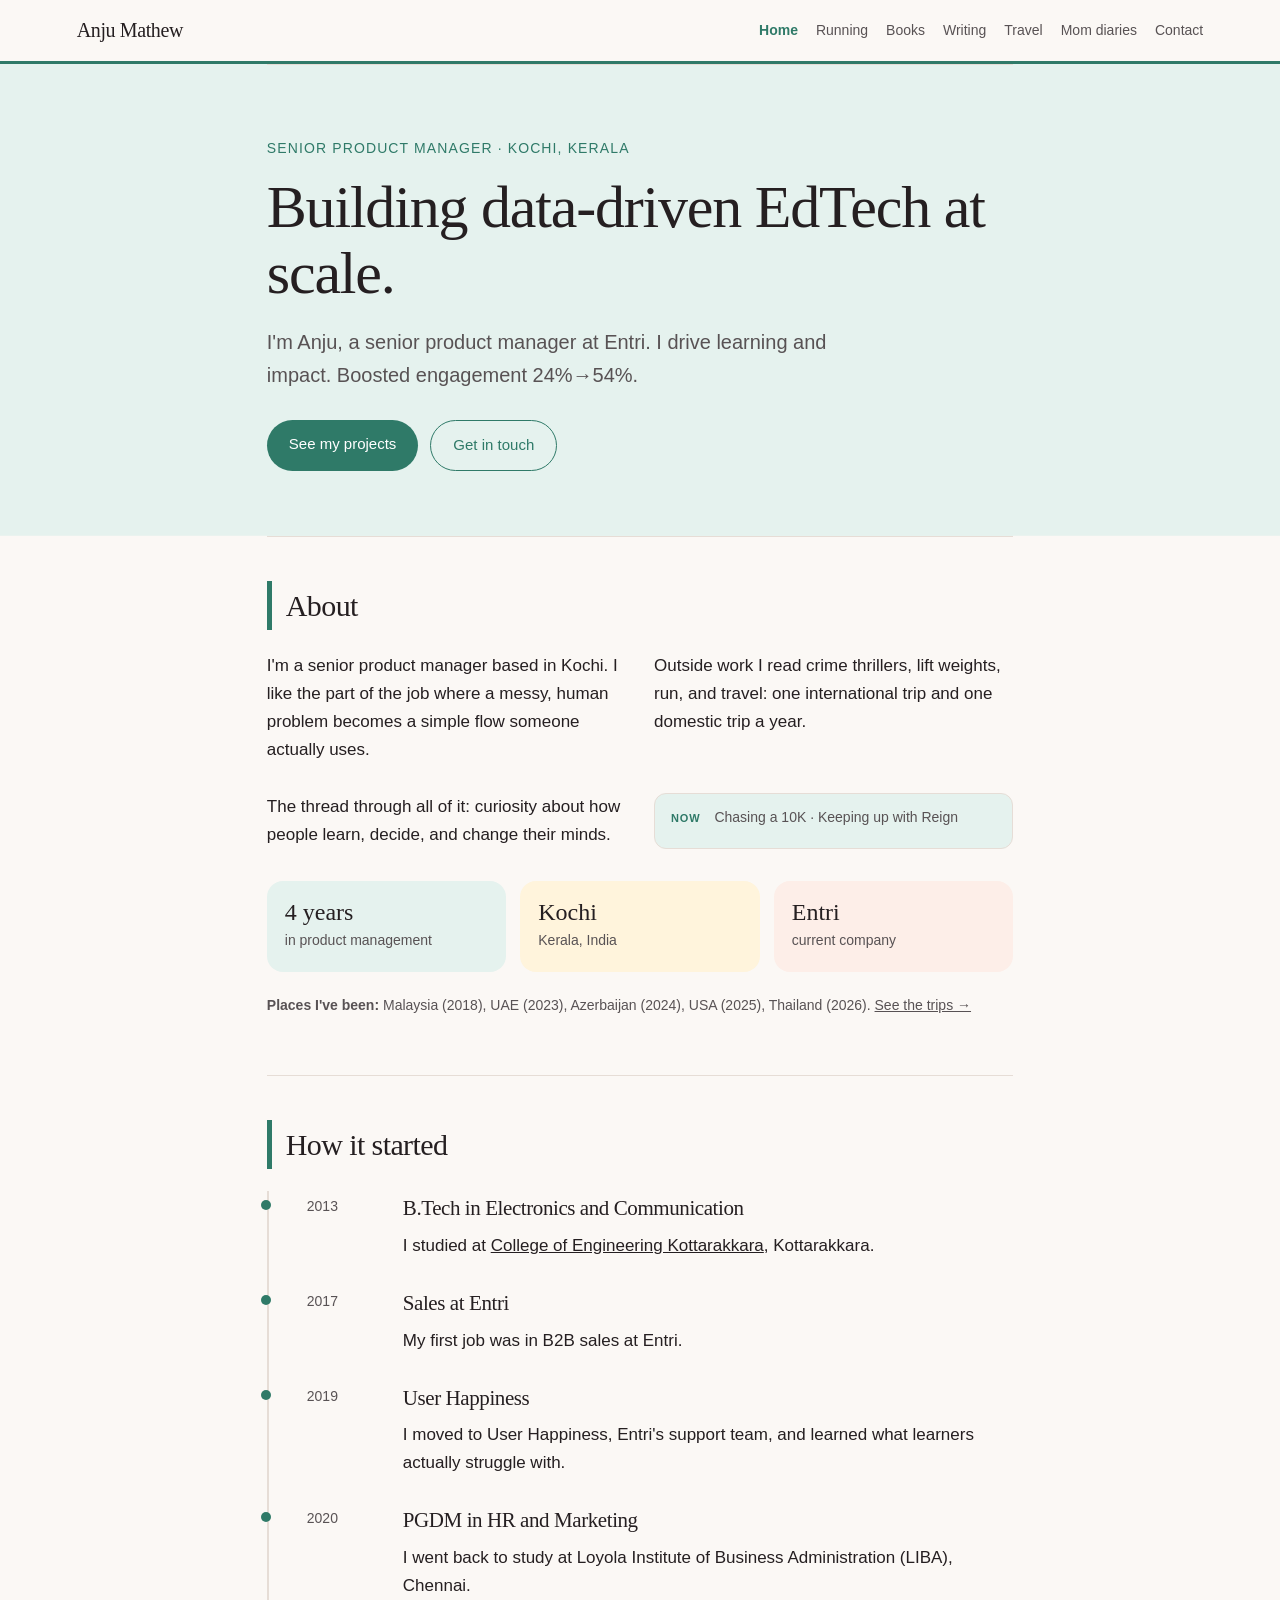
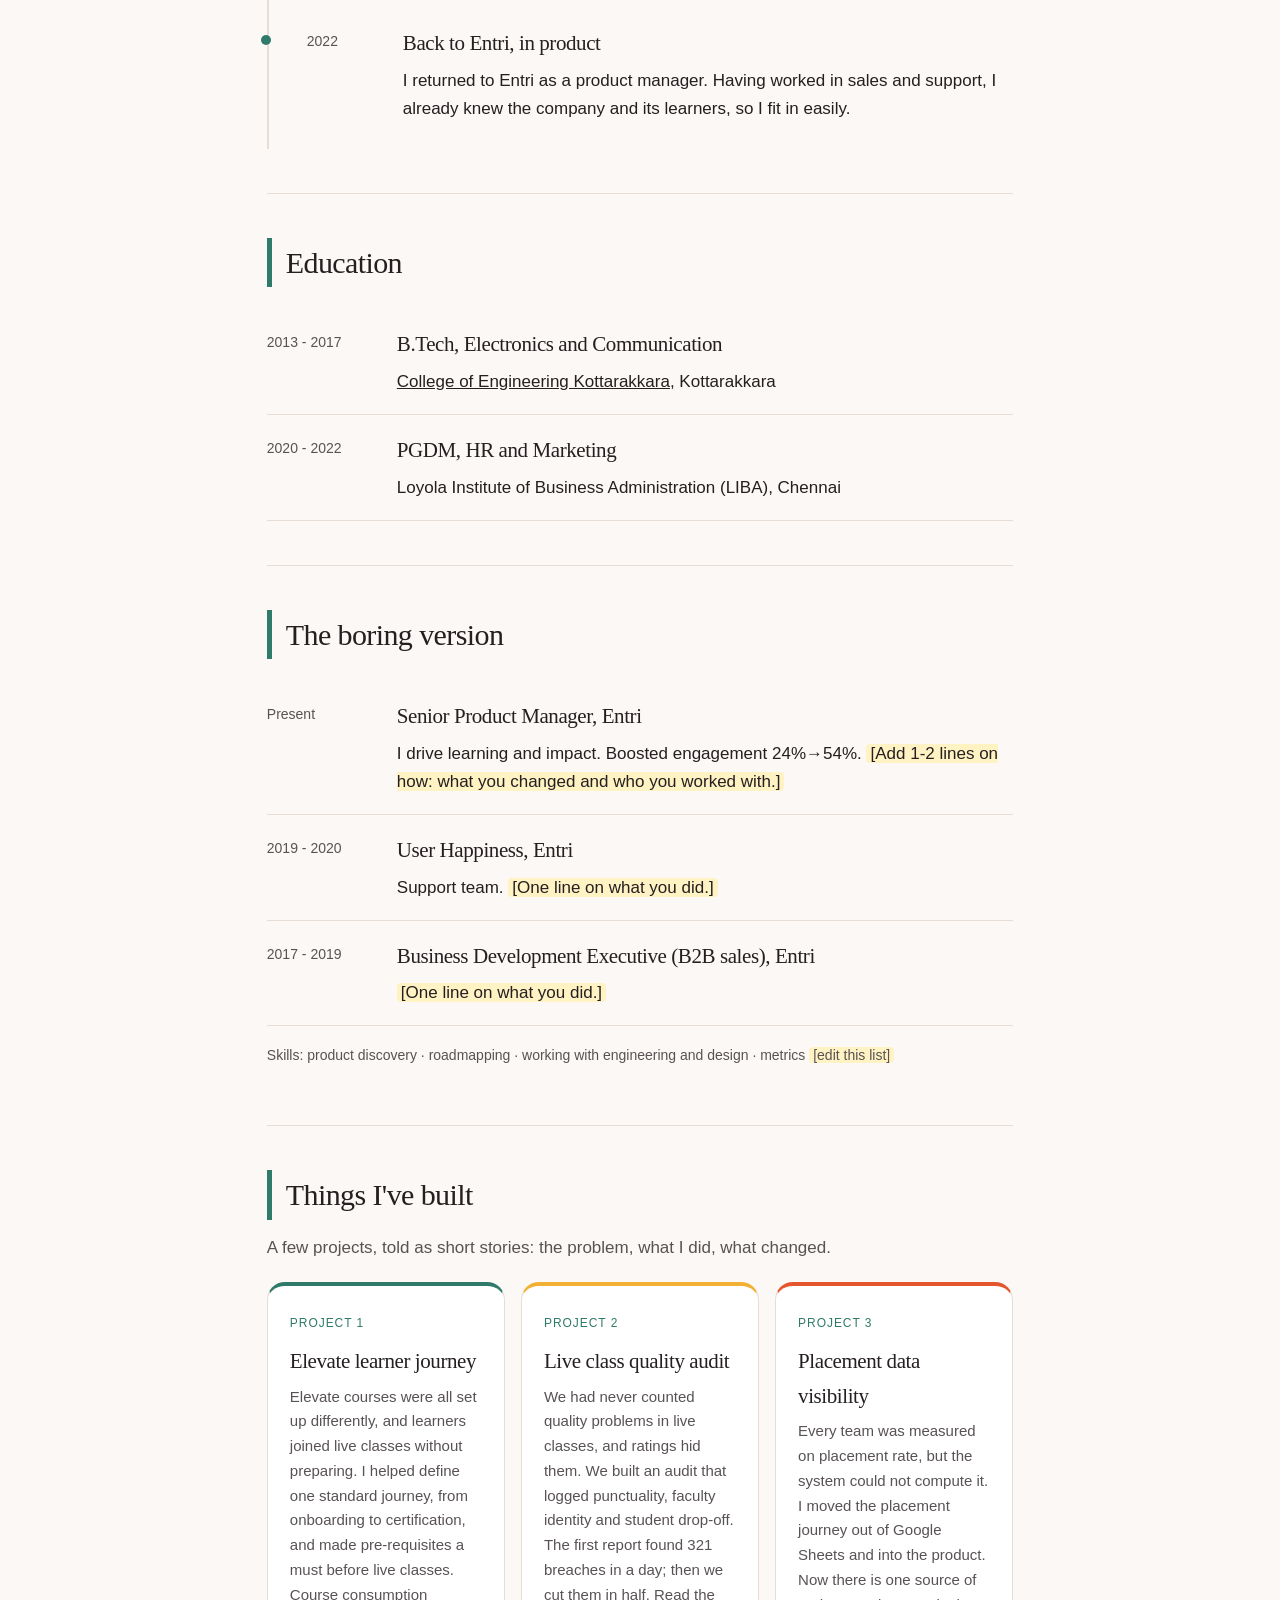
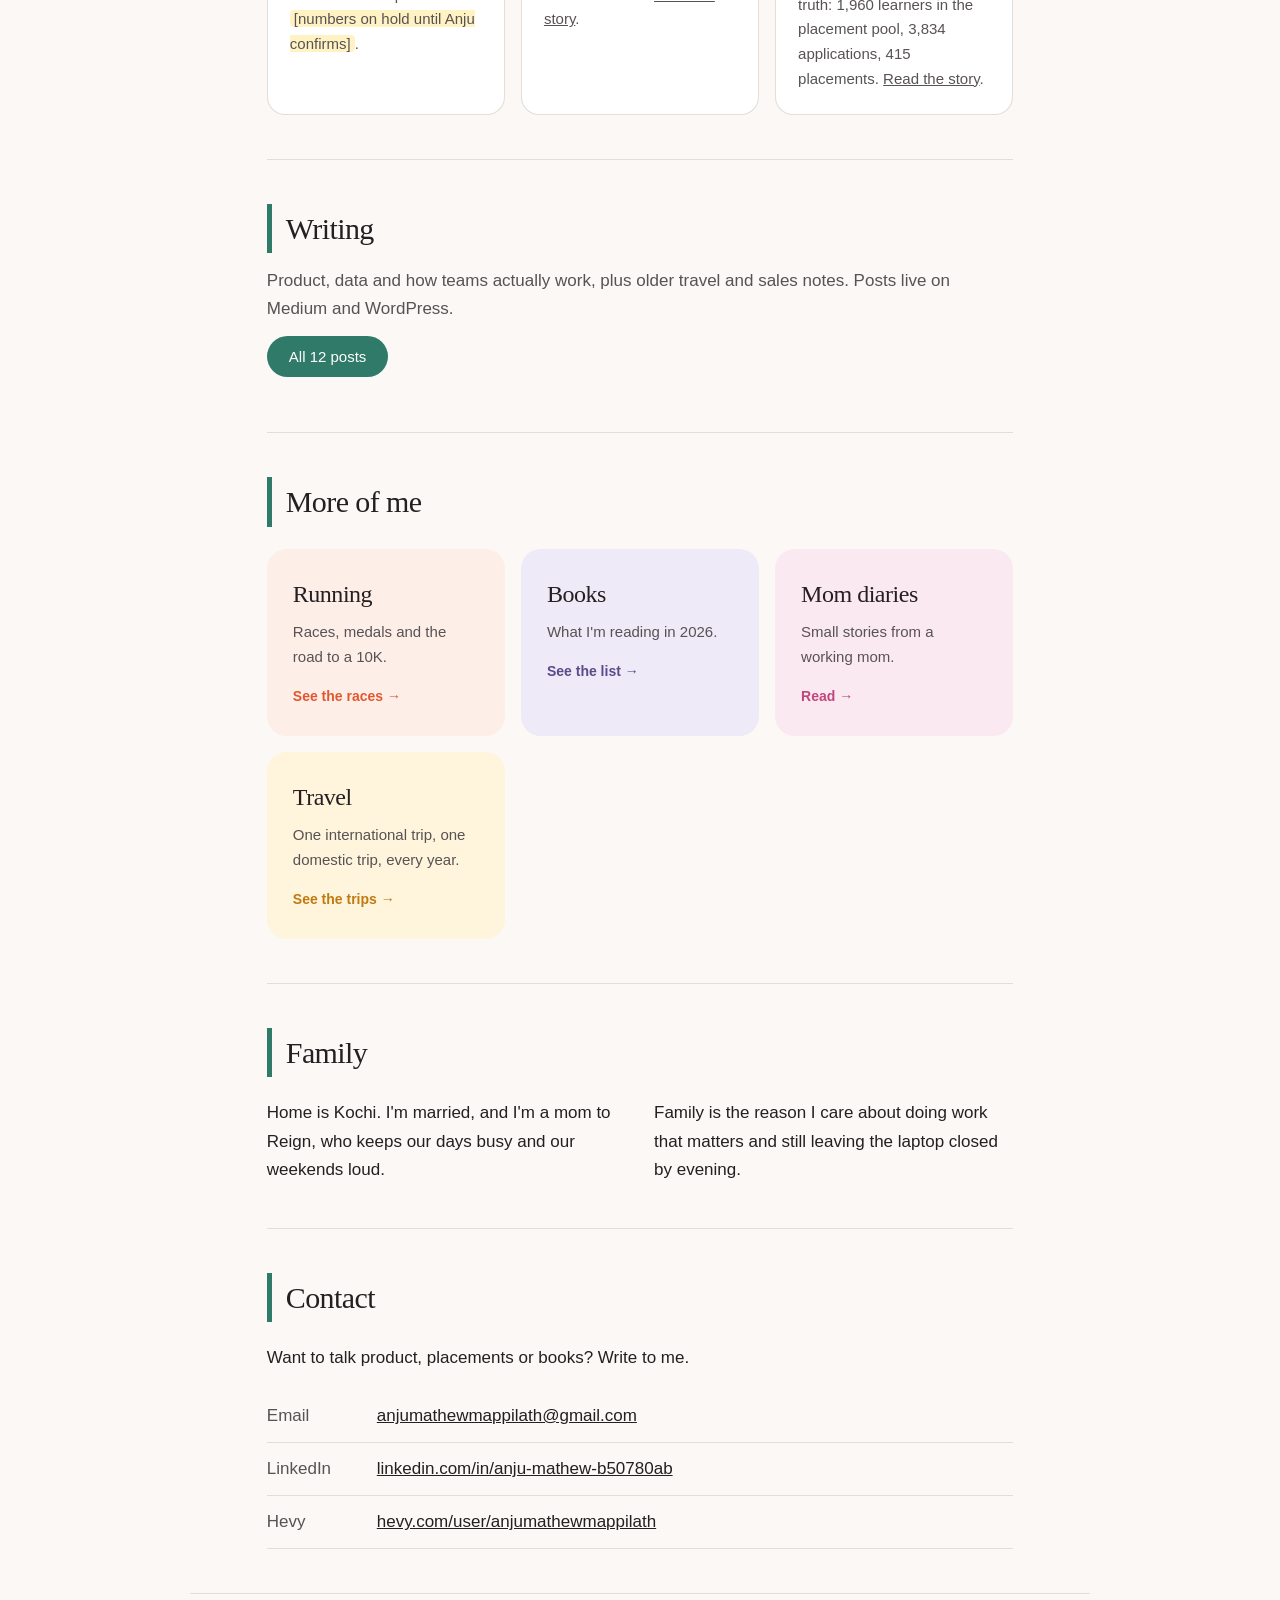
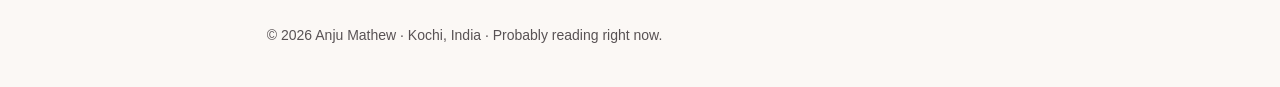
<file: index.html>
<!doctype html>
<html lang="en"><head><meta charset="utf-8">
<meta name="viewport" content="width=device-width,initial-scale=1">
<title>Anju Mathew - Product Manager, Kochi</title>
<meta name="description" content="Anju Mathew is a product manager in Kochi, Kerala, building products around career outcomes and placements.">
<link rel="stylesheet" href="style.css"></head>
<body class="home">
<header class="nav"><a class="logo" href="index.html">Anju Mathew</a>
<nav><a href="" class=on>Home</a><a href="running/">Running</a><a href="books/">Books</a><a href="writing/">Writing</a><a href="travel/">Travel</a><a href="diaries/">Mom diaries</a><a href="index.html#contact">Contact</a></nav></header>
<main id="top">
<section class="hero">
<p class="eyebrow">Senior product manager &middot; Kochi, Kerala</p>
<h1>Building data-driven EdTech at scale.</h1>
<p class="lead">I'm Anju, a senior product manager at Entri. I drive learning and impact. Boosted engagement 24%→54%.</p>
<p class="cta"><a class="btn" href="#projects">See my projects</a><a class="btn ghost" href="#contact">Get in touch</a></p>
</section>

<section id="about"><h2>About</h2>
<div class="cols">
<p>I'm a senior product manager based in Kochi. I like the part of the job where a messy, human problem becomes a simple flow someone actually uses.</p>
<p>Outside work I read crime thrillers, lift weights, run, and travel: one international trip and one domestic trip a year.</p>
<p>The thread through all of it: curiosity about how people learn, decide, and change their minds.</p>
<p class="now"><span>Now</span> Chasing a 10K &middot; Keeping up with Reign</p>
</div>
<ul class="facts">
<li><b>4 years</b><span>in product management</span></li>
<li><b>Kochi</b><span>Kerala, India</span></li>
<li><b>Entri</b><span>current company</span></li>
</ul>
<p class="small travel"><b>Places I've been:</b> Malaysia (2018), UAE (2023), Azerbaijan (2024), USA (2025), Thailand (2026). <a href="travel/">See the trips &rarr;</a></p></section>

<section id="story"><h2>How it started</h2>
<ol class="timeline">
<li><span class="yr">2013</span><div><h3>B.Tech in Electronics and Communication</h3><p>I studied at <a href="https://cekottarakkara.ihrd.ac.in/" target="_blank" rel="noopener">College of Engineering Kottarakkara</a>, Kottarakkara.</p></div></li>
<li><span class="yr">2017</span><div><h3>Sales at Entri</h3><p>My first job was in B2B sales at Entri.</p></div></li>
<li><span class="yr">2019</span><div><h3>User Happiness</h3><p>I moved to User Happiness, Entri's support team, and learned what learners actually struggle with.</p></div></li>
<li><span class="yr">2020</span><div><h3>PGDM in HR and Marketing</h3><p>I went back to study at Loyola Institute of Business Administration (LIBA), Chennai.</p></div></li>
<li><span class="yr">2022</span><div><h3>Back to Entri, in product</h3><p>I returned to Entri as a product manager. Having worked in sales and support, I already knew the company and its learners, so I fit in easily.</p></div></li>
</ol></section>

<section id="education"><h2>Education</h2>
<article class="role"><div class="when">2013 - 2017</div><div><h3>B.Tech, Electronics and Communication</h3><p><a href="https://cekottarakkara.ihrd.ac.in/" target="_blank" rel="noopener">College of Engineering Kottarakkara</a>, Kottarakkara</p></div></article>
<article class="role"><div class="when">2020 - 2022</div><div><h3>PGDM, HR and Marketing</h3><p>Loyola Institute of Business Administration (LIBA), Chennai</p></div></article>
</section>

<section id="work"><h2>The boring version</h2>
<article class="role"><div class="when">Present</div>
<div><h3>Senior Product Manager, Entri</h3>
<p>I drive learning and impact. Boosted engagement 24%→54%. <span class="ph">[Add 1-2 lines on how: what you changed and who you worked with.]</span></p></div></article>
<article class="role"><div class="when">2019 - 2020</div>
<div><h3>User Happiness, Entri</h3>
<p>Support team. <span class="ph">[One line on what you did.]</span></p></div></article>
<article class="role"><div class="when">2017 - 2019</div>
<div><h3>Business Development Executive (B2B sales), Entri</h3>
<p><span class="ph">[One line on what you did.]</span></p></div></article>
<p class="small">Skills: product discovery &middot; roadmapping &middot; working with engineering and design &middot; metrics <span class="ph">[edit this list]</span></p>
</section>

<section id="projects"><h2>Things I've built</h2><p class="intro">A few projects, told as short stories: the problem, what I did, what changed.</p>
<div class="cards">
<article class="card"><span class="tag">Project 1</span><h3>Elevate learner journey</h3><p>Elevate courses were all set up differently, and learners joined live classes without preparing. I helped define one standard journey, from onboarding to certification, and made pre-requisites a must before live classes. Course consumption <span class="ph">[numbers on hold until Anju confirms]</span>.</p></article>
<article class="card"><span class="tag">Project 2</span><h3>Live class quality audit</h3><p>We had never counted quality problems in live classes, and ratings hid them. We built an audit that logged punctuality, faculty identity and student drop-off. The first report found 321 breaches in a day; then we cut them in half. <a href="https://medium.com/entri-engineering-product-design/how-we-caught-321-quality-crimes-in-our-live-classes-and-cut-them-in-half-89ea14845d7e" target="_blank" rel="noopener">Read the story</a>.</p></article>
<article class="card"><span class="tag">Project 3</span><h3>Placement data visibility</h3><p>Every team was measured on placement rate, but the system could not compute it. I moved the placement journey out of Google Sheets and into the product. Now there is one source of truth: 1,960 learners in the placement pool, 3,834 applications, 415 placements. <a href="https://medium.com/@anju.mathew_90670/we-were-measured-on-a-number-our-system-couldnt-count-b9a42c926a13" target="_blank" rel="noopener">Read the story</a>.</p></article>
</div></section>

<section id="writing"><h2>Writing</h2><p class="intro">Product, data and how teams actually work, plus older travel and sales notes. Posts live on Medium and WordPress.</p>
<p><a class="btn" href="writing/">All 12 posts</a></p></section>

<section id="more"><h2>More of me</h2><div class="tiles">
<a class="tile t1" href="running/"><h3>Running</h3><p>Races, medals and the road to a 10K.</p><span>See the races &rarr;</span></a>
<a class="tile t2" href="books/"><h3>Books</h3><p>What I'm reading in 2026.</p><span>See the list &rarr;</span></a>
<a class="tile t3" href="diaries/"><h3>Mom diaries</h3><p>Small stories from a working mom.</p><span>Read &rarr;</span></a>
<a class="tile t5" href="travel/"><h3>Travel</h3><p>One international trip, one domestic trip, every year.</p><span>See the trips &rarr;</span></a>
</div></section>

<section id="family"><h2>Family</h2>
<div class="cols">
<p>Home is Kochi. I'm married, and I'm a mom to Reign, who keeps our days busy and our weekends loud.</p>
<p>Family is the reason I care about doing work that matters and still leaving the laptop closed by evening.</p>
</div></section>

<section id="contact"><h2>Contact</h2>
<p>Want to talk product, placements or books? Write to me.</p>
<ul class="links">
<li><span>Email</span><a href="mailto:anjumathewmappilath@gmail.com">anjumathewmappilath@gmail.com</a></li>
<li><span>LinkedIn</span><a href="https://www.linkedin.com/in/anju-mathew-b50780ab" target="_blank" rel="noopener">linkedin.com/in/anju-mathew-b50780ab</a></li>
<li><span>Hevy</span><a href="https://hevy.com/user/anjumathewmappilath" target="_blank" rel="noopener">hevy.com/user/anjumathewmappilath</a></li>
</ul></section>
</main>
<footer>&copy; 2026 Anju Mathew &middot; Kochi, India &middot; Probably reading right now.</footer>
</body></html>
</file>
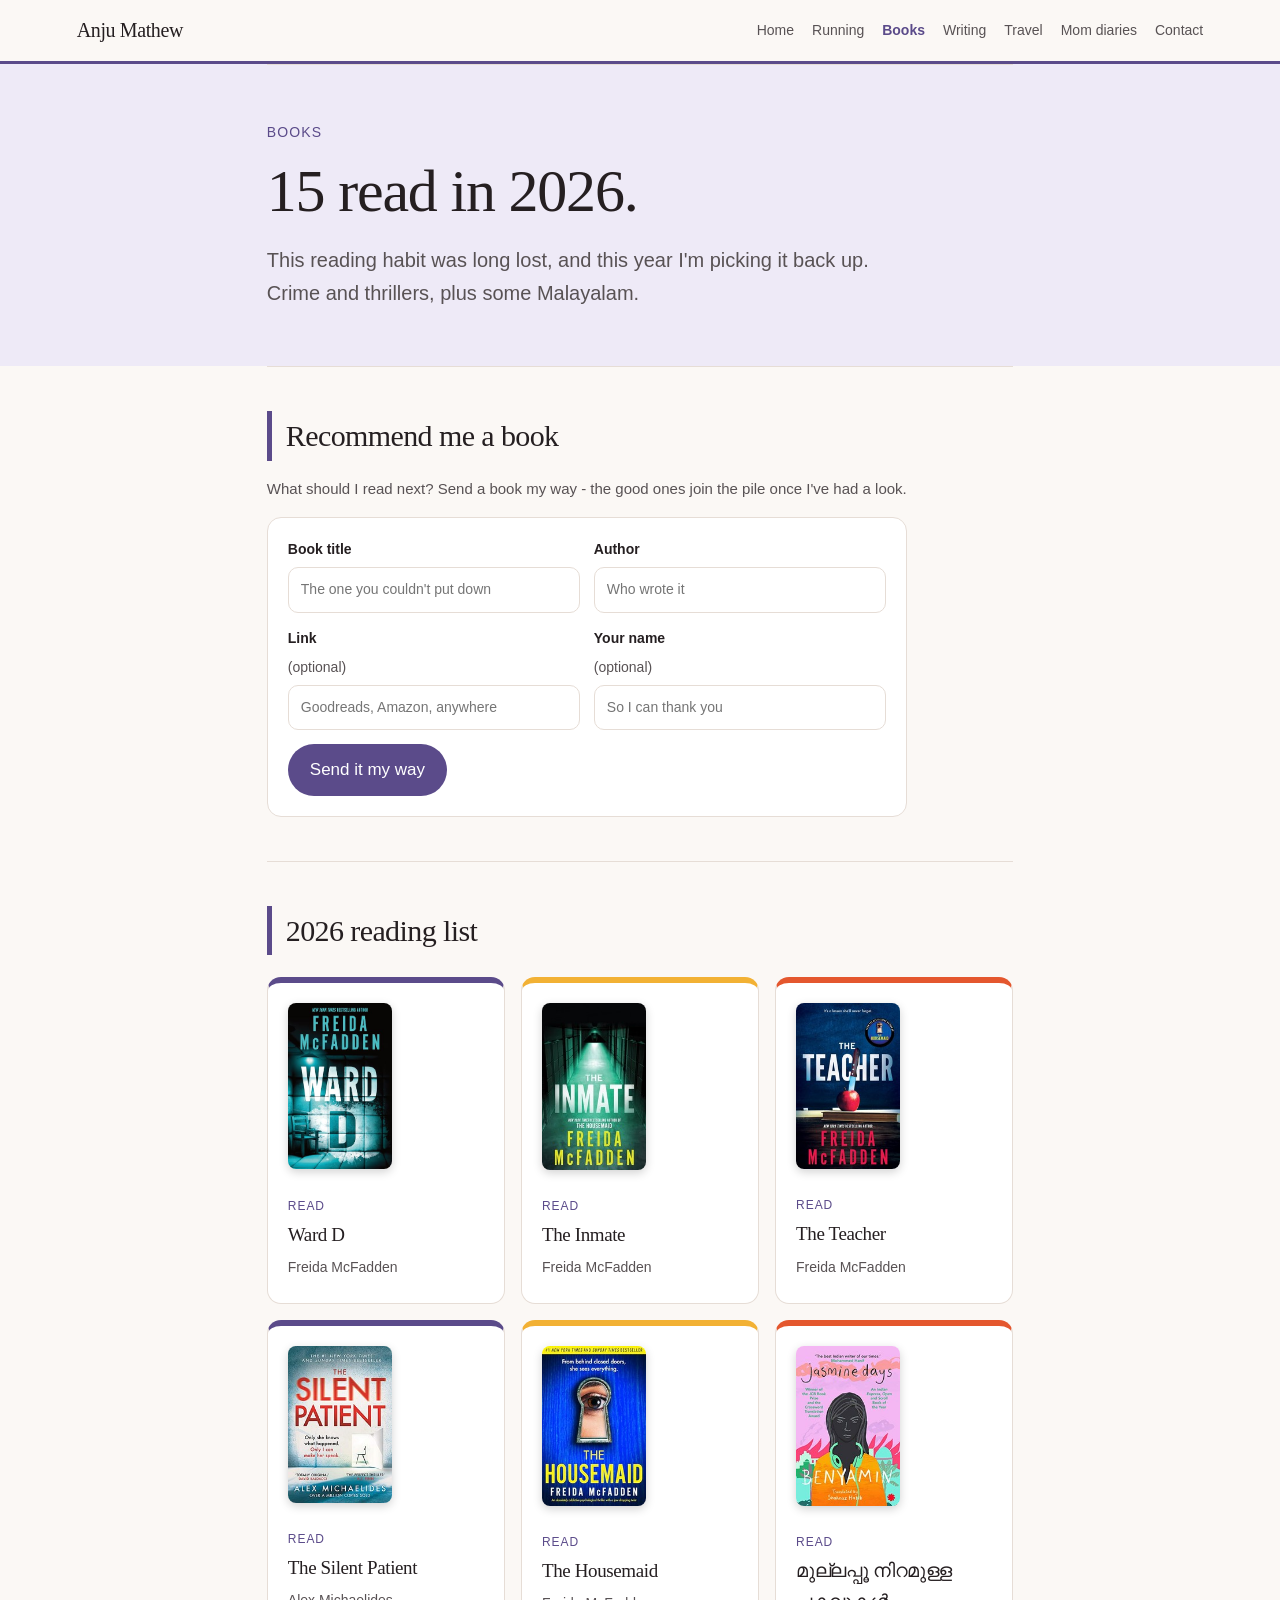
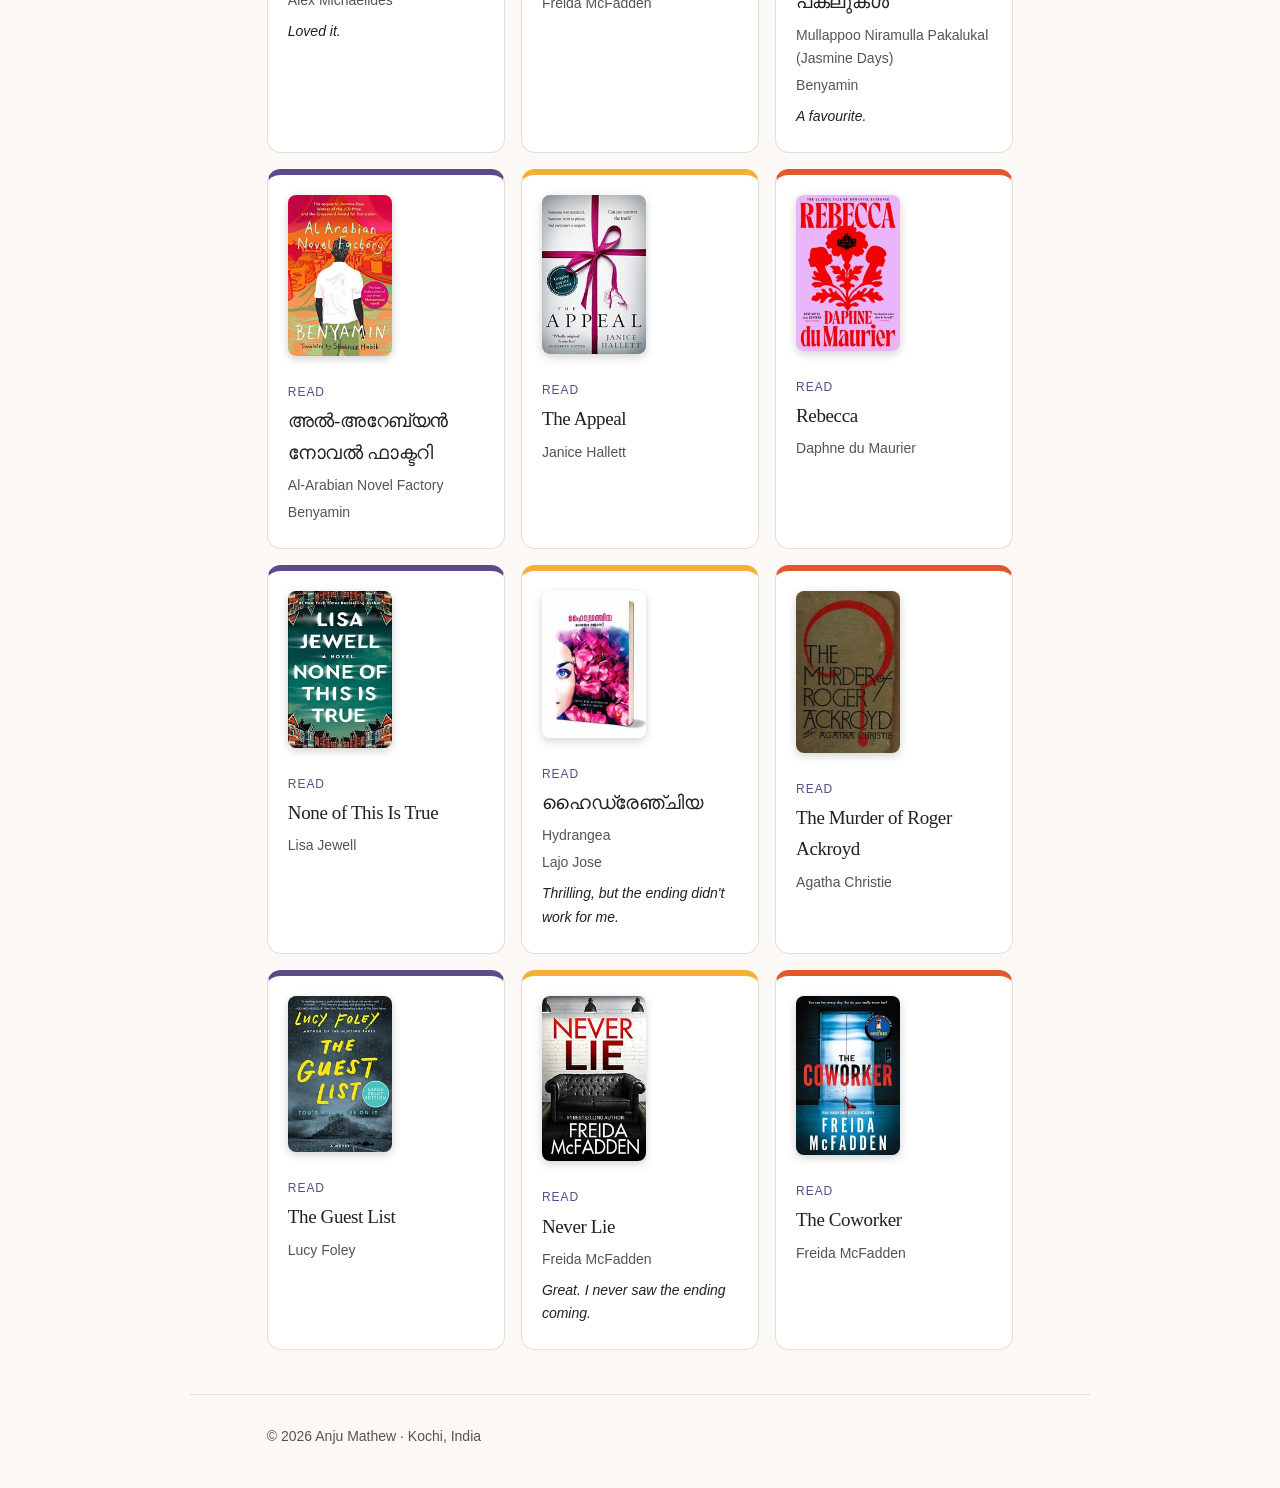
<file: books/index.html>
<!doctype html>
<html lang="en"><head><meta charset="utf-8">
<meta name="viewport" content="width=device-width,initial-scale=1">
<title>Books - Anju Mathew</title>
<meta name="description" content="Books Anju Mathew read in 2026.">
<link rel="stylesheet" href="../style.css"></head>
<body class="pg-books">
<header class="nav"><a class="logo" href="../index.html">Anju Mathew</a>
<nav><a href="../">Home</a><a href="../running/">Running</a><a href="../books/" class=on>Books</a><a href="../writing/">Writing</a><a href="../travel/">Travel</a><a href="../diaries/">Mom diaries</a><a href="../index.html#contact">Contact</a></nav></header>
<main id="top">
<section class="pagehero"><p class="eyebrow">Books</p><h1>15 read in 2026.</h1><p class="lead">This reading habit was long lost, and this year I'm picking it back up. Crime and thrillers, plus some Malayalam.</p></section>
<section id="reco"><h2>Recommend me a book</h2><p class="lead2">What should I read next? Send a book my way - the good ones join the pile once I've had a look.</p>
<form class="recform" action="https://formsubmit.co/anjumathewmappilath@gmail.com" method="POST">
<input type="hidden" name="_subject" value="Book recommendation from anjumathew.in">
<input type="hidden" name="_next" value="https://anjumathew.in/books/?sent=1">
<input type="hidden" name="_captcha" value="false">
<input type="text" name="_honey" style="display:none">
<div class="frow"><label>Book title<input type="text" name="Book title" required placeholder="The one you couldn't put down"></label>
<label>Author<input type="text" name="Author" placeholder="Who wrote it"></label></div>
<div class="frow"><label>Link <span class="opt">(optional)</span><input type="url" name="Link" placeholder="Goodreads, Amazon, anywhere"></label>
<label>Your name <span class="opt">(optional)</span><input type="text" name="Recommended by" placeholder="So I can thank you"></label></div>
<button class="btn" type="submit">Send it my way</button>
</form>
<p class="sent">Thank you! Your recommendation is on its way to me.</p>
</section>
<section id="list"><h2>2026 reading list</h2>
<ul class="booklist">
<li class="book"><a class="cov" href="https://www.goodreads.com/book/show/214298301-ward-d" target="_blank" rel="noopener"><img src="1-17-ward-d.jpg" alt="Ward D book cover" loading="lazy"></a><span class="tag">Read</span><h3><a href="https://www.goodreads.com/book/show/214298301-ward-d" target="_blank" rel="noopener">Ward D</a></h3><p>Freida McFadden</p></li>
<li class="book"><a class="cov" href="https://www.goodreads.com/book/show/61149872-the-inmate" target="_blank" rel="noopener"><img src="16-the-inmate.jpg" alt="The Inmate book cover" loading="lazy"></a><span class="tag">Read</span><h3><a href="https://www.goodreads.com/book/show/61149872-the-inmate" target="_blank" rel="noopener">The Inmate</a></h3><p>Freida McFadden</p></li>
<li class="book"><a class="cov" href="https://www.goodreads.com/book/show/195967140-the-teacher" target="_blank" rel="noopener"><img src="3-the-teacher.jpg" alt="The Teacher book cover" loading="lazy"></a><span class="tag">Read</span><h3><a href="https://www.goodreads.com/book/show/195967140-the-teacher" target="_blank" rel="noopener">The Teacher</a></h3><p>Freida McFadden</p></li>
<li class="book"><a class="cov" href="https://www.goodreads.com/book/show/40097951-the-silent-patient" target="_blank" rel="noopener"><img src="4-the-silent-patient.jpg" alt="The Silent Patient book cover" loading="lazy"></a><span class="tag">Read</span><h3><a href="https://www.goodreads.com/book/show/40097951-the-silent-patient" target="_blank" rel="noopener">The Silent Patient</a></h3><p>Alex Michaelides</p><p class="rev">Loved it.</p></li>
<li class="book"><a class="cov" href="https://www.goodreads.com/book/show/60556912-the-housemaid" target="_blank" rel="noopener"><img src="5-the-housemaid.jpg" alt="The Housemaid book cover" loading="lazy"></a><span class="tag">Read</span><h3><a href="https://www.goodreads.com/book/show/60556912-the-housemaid" target="_blank" rel="noopener">The Housemaid</a></h3><p>Freida McFadden</p></li>
<li class="book"><a class="cov" href="https://www.goodreads.com/book/show/33797669-mullappoo-niramulla-pakalukal" target="_blank" rel="noopener"><img src="6-jasmine-days.jpg" alt="മുല്ലപ്പൂ നിറമുള്ള പകലുകൾ book cover" loading="lazy"></a><span class="tag">Read</span><h3><a href="https://www.goodreads.com/book/show/33797669-mullappoo-niramulla-pakalukal" target="_blank" rel="noopener">മുല്ലപ്പൂ നിറമുള്ള പകലുകൾ</a></h3><p>Mullappoo Niramulla Pakalukal (Jasmine Days)</p><p>Benyamin</p><p class="rev">A favourite.</p></li>
<li class="book"><a class="cov" href="https://www.goodreads.com/book/show/22668579---al-arabian-novel-factory" target="_blank" rel="noopener"><img src="7-al-arabian-novel-factory.jpg" alt="അല്‍-അറേബ്യന്‍ നോവല്‍ ഫാക്ടറി book cover" loading="lazy"></a><span class="tag">Read</span><h3><a href="https://www.goodreads.com/book/show/22668579---al-arabian-novel-factory" target="_blank" rel="noopener">അല്‍-അറേബ്യന്‍ നോവല്‍ ഫാക്ടറി</a></h3><p>Al-Arabian Novel Factory</p><p>Benyamin</p></li>
<li class="book"><a class="cov" href="https://www.goodreads.com/book/show/54621096-the-appeal" target="_blank" rel="noopener"><img src="8-the-appeal.jpg" alt="The Appeal book cover" loading="lazy"></a><span class="tag">Read</span><h3><a href="https://www.goodreads.com/book/show/54621096-the-appeal" target="_blank" rel="noopener">The Appeal</a></h3><p>Janice Hallett</p></li>
<li class="book"><a class="cov" href="https://www.goodreads.com/book/show/17899948-rebecca" target="_blank" rel="noopener"><img src="9-rebecca.jpg" alt="Rebecca book cover" loading="lazy"></a><span class="tag">Read</span><h3><a href="https://www.goodreads.com/book/show/17899948-rebecca" target="_blank" rel="noopener">Rebecca</a></h3><p>Daphne du Maurier</p></li>
<li class="book"><a class="cov" href="https://www.goodreads.com/book/show/62334530-none-of-this-is-true" target="_blank" rel="noopener"><img src="10-none-of-this-is-true.jpg" alt="None of This Is True book cover" loading="lazy"></a><span class="tag">Read</span><h3><a href="https://www.goodreads.com/book/show/62334530-none-of-this-is-true" target="_blank" rel="noopener">None of This Is True</a></h3><p>Lisa Jewell</p></li>
<li class="book"><a class="cov" href="https://www.goodreads.com/book/show/46016224-hydrangea" target="_blank" rel="noopener"><img src="11-hydrangea.jpg" alt="ഹൈഡ്രേഞ്ചിയ book cover" loading="lazy"></a><span class="tag">Read</span><h3><a href="https://www.goodreads.com/book/show/46016224-hydrangea" target="_blank" rel="noopener">ഹൈഡ്രേഞ്ചിയ</a></h3><p>Hydrangea</p><p>Lajo Jose</p><p class="rev">Thrilling, but the ending didn't work for me.</p></li>
<li class="book"><a class="cov" href="https://www.goodreads.com/book/show/16328.The_Murder_of_Roger_Ackroyd" target="_blank" rel="noopener"><img src="12-roger-ackroyd.jpg" alt="The Murder of Roger Ackroyd book cover" loading="lazy"></a><span class="tag">Read</span><h3><a href="https://www.goodreads.com/book/show/16328.The_Murder_of_Roger_Ackroyd" target="_blank" rel="noopener">The Murder of Roger Ackroyd</a></h3><p>Agatha Christie</p></li>
<li class="book"><a class="cov" href="https://www.goodreads.com/book/show/52656911-the-guest-list" target="_blank" rel="noopener"><img src="13-the-guest-list.jpg" alt="The Guest List book cover" loading="lazy"></a><span class="tag">Read</span><h3><a href="https://www.goodreads.com/book/show/52656911-the-guest-list" target="_blank" rel="noopener">The Guest List</a></h3><p>Lucy Foley</p></li>
<li class="book"><a class="cov" href="https://www.goodreads.com/book/show/211639060" target="_blank" rel="noopener"><img src="14-never-lie.jpg" alt="Never Lie book cover" loading="lazy"></a><span class="tag">Read</span><h3><a href="https://www.goodreads.com/book/show/211639060" target="_blank" rel="noopener">Never Lie</a></h3><p>Freida McFadden</p><p class="rev">Great. I never saw the ending coming.</p></li>
<li class="book"><a class="cov" href="https://www.goodreads.com/book/show/123423832-the-coworker" target="_blank" rel="noopener"><img src="15-the-coworker.jpg" alt="The Coworker book cover" loading="lazy"></a><span class="tag">Read</span><h3><a href="https://www.goodreads.com/book/show/123423832-the-coworker" target="_blank" rel="noopener">The Coworker</a></h3><p>Freida McFadden</p></li>
</ul></section>
</main>
<footer>&copy; 2026 Anju Mathew &middot; Kochi, India</footer>
<script>if(location.search.indexOf("sent=1")>-1){document.querySelector(".sent").style.display="block";document.querySelector(".recform").style.display="none"}</script>
</body></html>
</file>
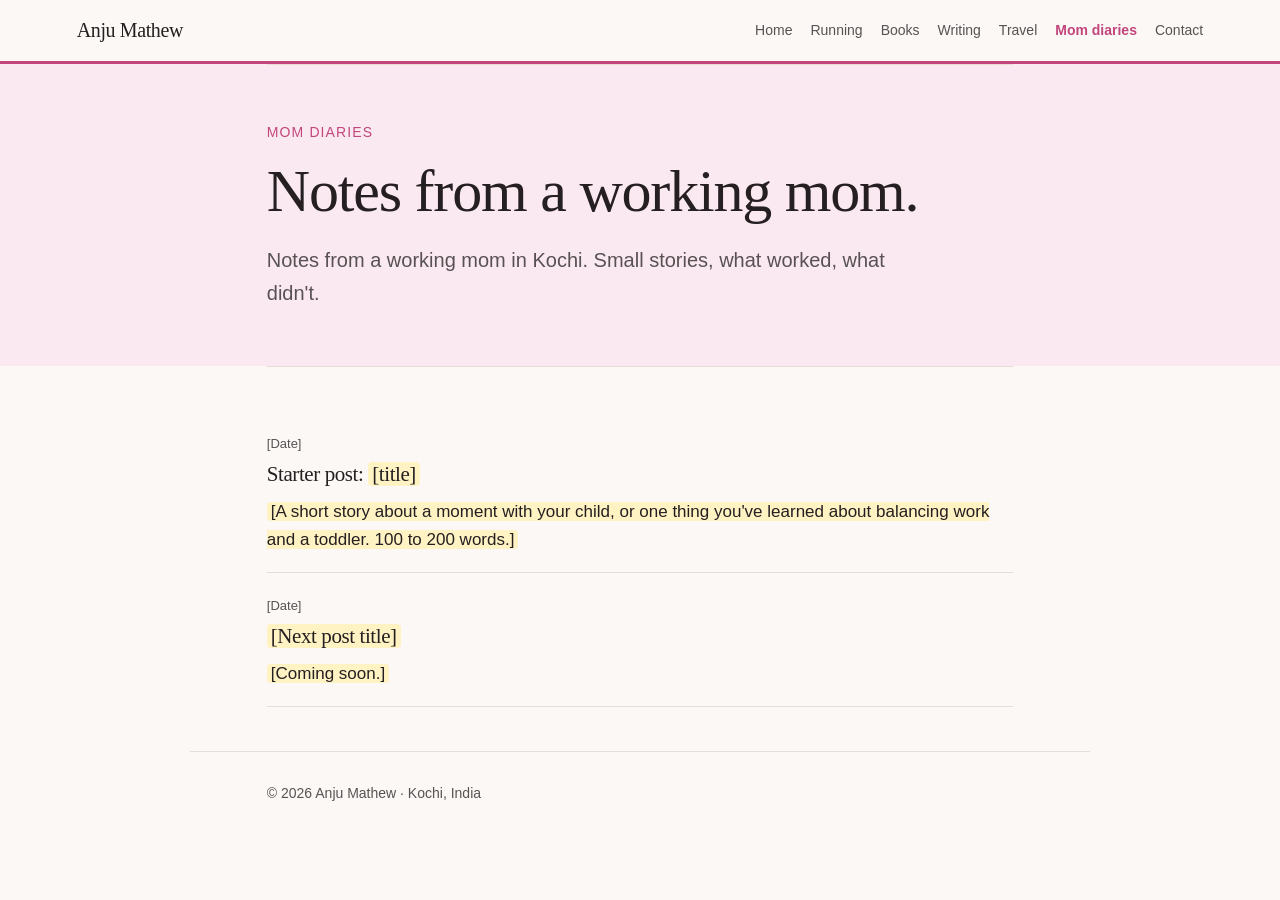
<file: diaries/index.html>
<!doctype html>
<html lang="en"><head><meta charset="utf-8">
<meta name="viewport" content="width=device-width,initial-scale=1">
<title>Mom diaries - Anju Mathew</title>
<meta name="description" content="Notes from a working mom in Kochi.">
<link rel="stylesheet" href="../style.css"></head>
<body class="diaries">
<header class="nav"><a class="logo" href="../index.html">Anju Mathew</a>
<nav><a href="../">Home</a><a href="../running/">Running</a><a href="../books/">Books</a><a href="../writing/">Writing</a><a href="../travel/">Travel</a><a href="../diaries/" class=on>Mom diaries</a><a href="../index.html#contact">Contact</a></nav></header>
<main id="top">
<section class="pagehero"><p class="eyebrow">Mom diaries</p><h1>Notes from a working mom.</h1><p class="lead">Notes from a working mom in Kochi. Small stories, what worked, what didn't.</p></section>
<section id="posts">
<article class="post"><time>[Date]</time><h3>Starter post: <span class="ph">[title]</span></h3>
<p><span class="ph">[A short story about a moment with your child, or one thing you've learned about balancing work and a toddler. 100 to 200 words.]</span></p></article>
<article class="post"><time>[Date]</time><h3><span class="ph">[Next post title]</span></h3><p><span class="ph">[Coming soon.]</span></p></article>
</section>
</main>
<footer>&copy; 2026 Anju Mathew &middot; Kochi, India</footer>
</body></html>
</file>
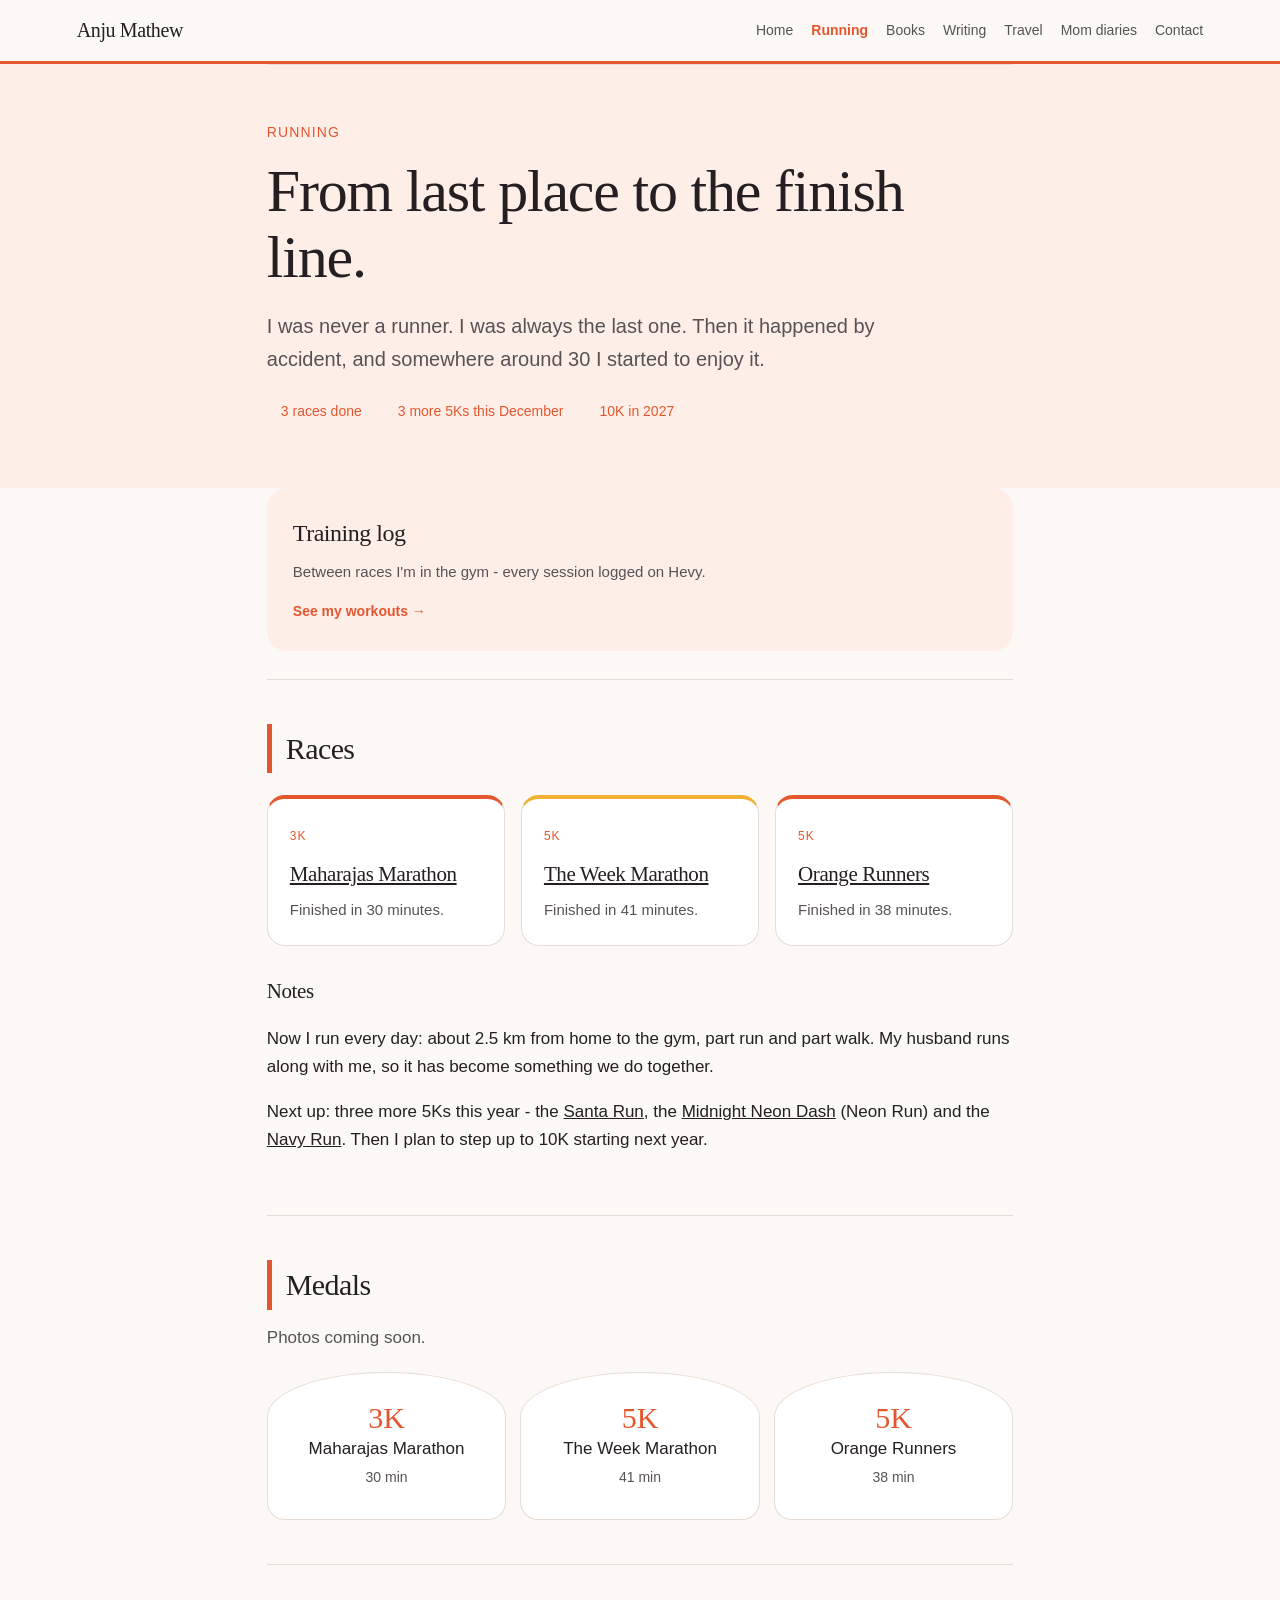
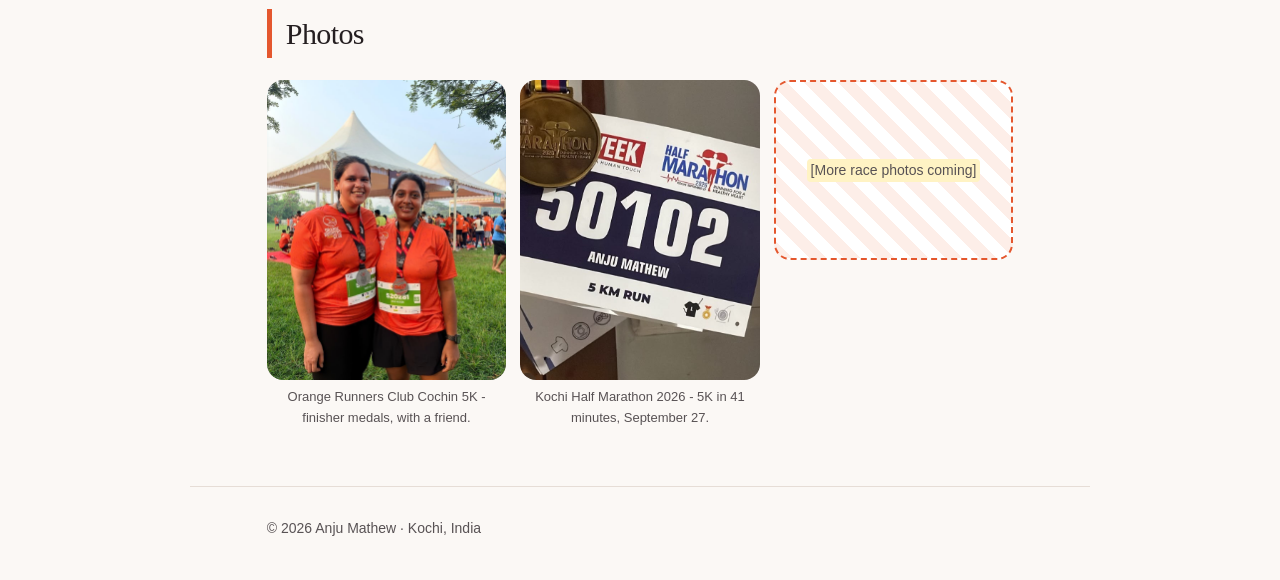
<file: running/index.html>
<!doctype html>
<html lang="en"><head><meta charset="utf-8">
<meta name="viewport" content="width=device-width,initial-scale=1">
<title>Running - Anju Mathew</title>
<meta name="description" content="Anju Mathew on running: races, medals and the road to a 10K.">
<link rel="stylesheet" href="../style.css"></head>
<body class="running">
<header class="nav"><a class="logo" href="../index.html">Anju Mathew</a>
<nav><a href="../">Home</a><a href="../running/" class=on>Running</a><a href="../books/">Books</a><a href="../writing/">Writing</a><a href="../travel/">Travel</a><a href="../diaries/">Mom diaries</a><a href="../index.html#contact">Contact</a></nav></header>
<main id="top">
<section class="pagehero"><p class="eyebrow">Running</p><h1>From last place to the finish line.</h1><p class="lead">I was never a runner. I was always the last one. Then it happened by accident, and somewhere around 30 I started to enjoy it.</p>
<p><span class="stat">3 races done</span><span class="stat">3 more 5Ks this December</span><span class="stat">10K in 2027</span></p></section>
<div class="tiles one"><a class="tile t1" href="https://hevy.com/user/anjumathewmappilath" target="_blank" rel="noopener"><h3>Training log</h3><p>Between races I'm in the gym - every session logged on Hevy.</p><span>See my workouts &rarr;</span></a></div>
<section id="races"><h2>Races</h2>
<div class="cards">
<article class="card"><span class="tag">3K</span><h3><a href="https://www.instagram.com/maharajasmarathon/" target="_blank" rel="noopener">Maharajas Marathon</a></h3><p>Finished in 30 minutes.</p></article>
<article class="card"><span class="tag">5K</span><h3><a href="https://specials.theweek.in/2026/half-marathon/index.html" target="_blank" rel="noopener">The Week Marathon</a></h3><p>Finished in 41 minutes.</p></article>
<article class="card"><span class="tag">5K</span><h3><a href="https://orangerunners.com/" target="_blank" rel="noopener">Orange Runners</a></h3><p>Finished in 38 minutes.</p></article>
</div>
<h3 class="sub">Notes</h3>
<p>Now I run every day: about 2.5 km from home to the gym, part run and part walk. My husband runs along with me, so it has become something we do together.</p>
<p>Next up: three more 5Ks this year - the <a href="https://santarunkochi.com/" target="_blank" rel="noopener">Santa Run</a>, the <a href="https://www.instagram.com/reel/DfXB-G9zggs/" target="_blank" rel="noopener">Midnight Neon Dash</a> (Neon Run) and the <a href="https://www.kochinavymarathon.com/" target="_blank" rel="noopener">Navy Run</a>. Then I plan to step up to 10K starting next year.</p></section>
<section id="medals"><h2>Medals</h2><p class="intro">Photos coming soon.</p>
<div class="medals"><div class="medal"><b>3K</b>Maharajas Marathon<br><span class="small">30 min</span></div><div class="medal"><b>5K</b>The Week Marathon<br><span class="small">41 min</span></div><div class="medal"><b>5K</b>Orange Runners<br><span class="small">38 min</span></div></div></section>
<section id="photos"><h2>Photos</h2><div class="photos"><div class="photo real"><img src="1-orange-runners-5k.jpg" alt="Anju and a friend in Orange Runners Club Cochin shirts, wearing finisher medals"><p class="cap">Orange Runners Club Cochin 5K - finisher medals, with a friend.</p></div><div class="photo real"><img src="2-kochi-half-2026.jpg" alt="Kochi Half Marathon 2026 bib 50102 with the finisher medal"><p class="cap">Kochi Half Marathon 2026 - 5K in 41 minutes, September 27.</p></div><div class="photo"><span class="ph">[More race photos coming]</span></div></div></section>
</main>
<footer>&copy; 2026 Anju Mathew &middot; Kochi, India</footer>
</body></html>
</file>
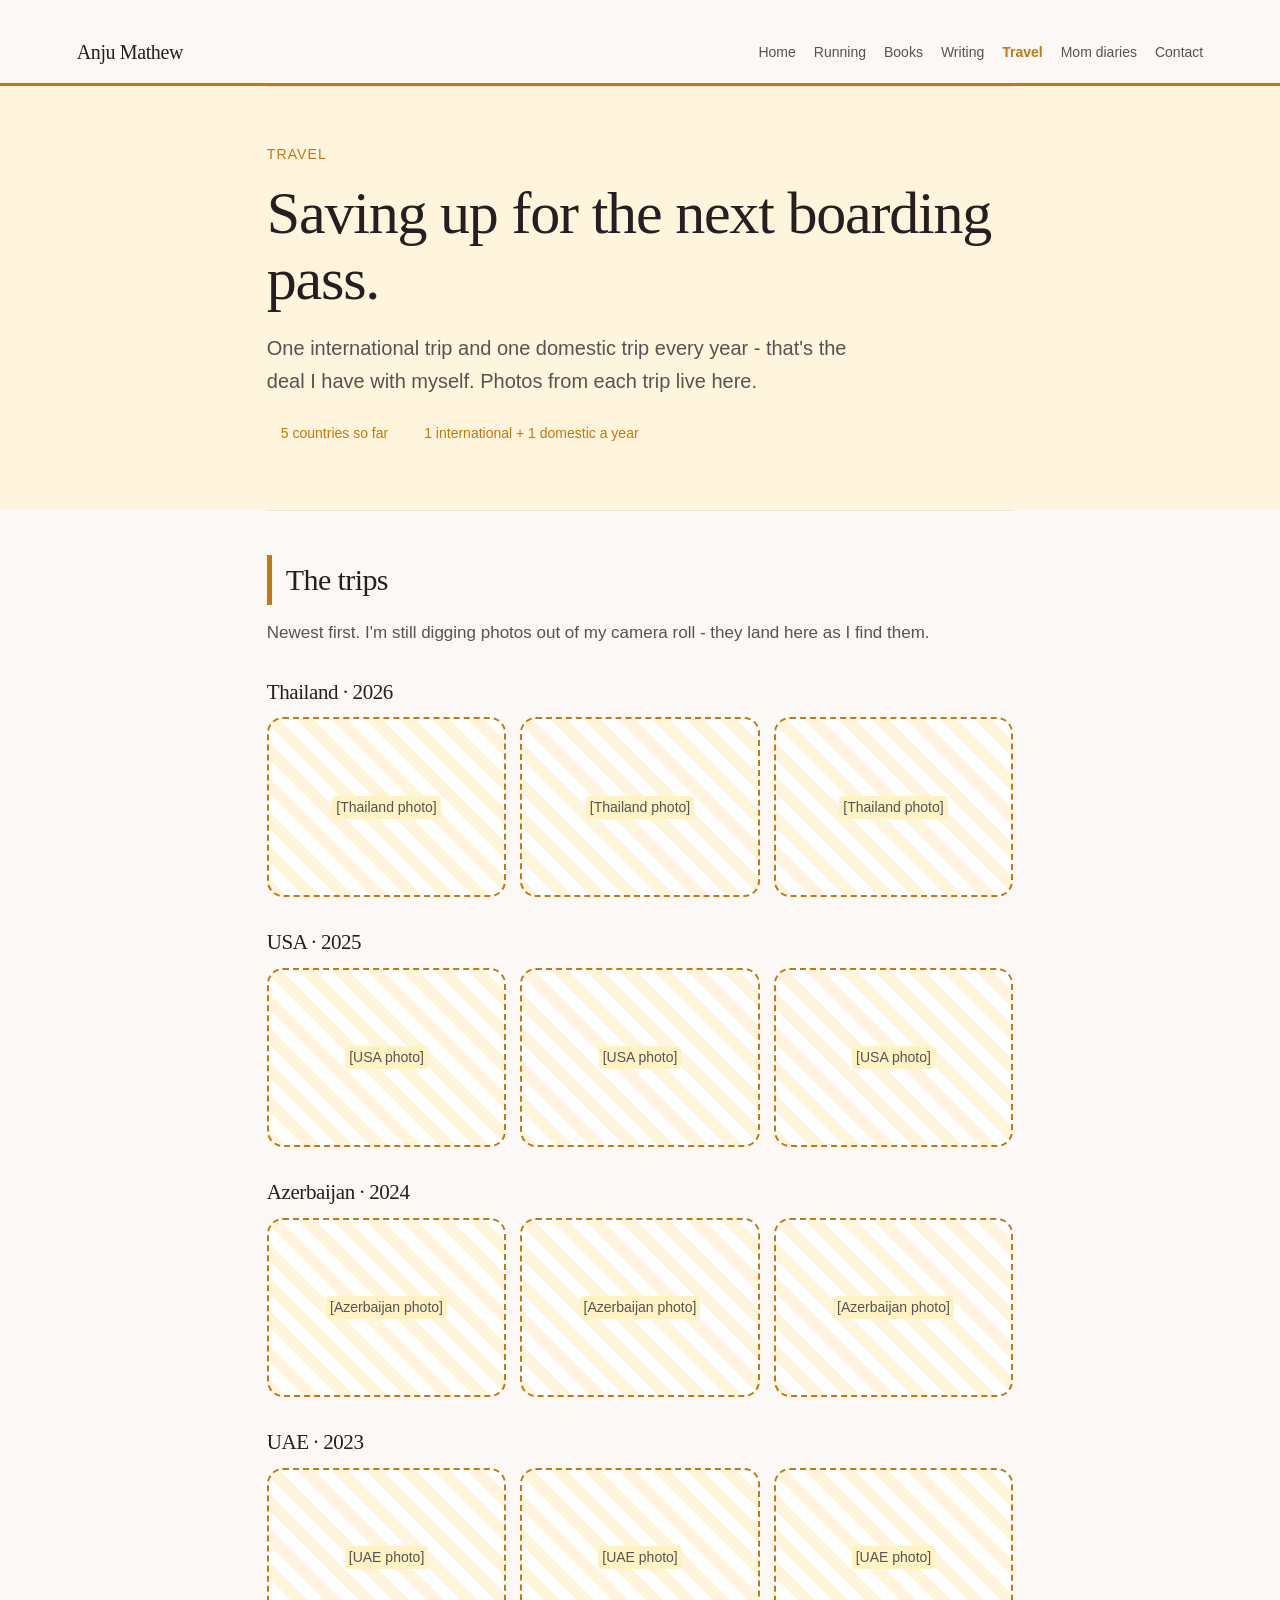
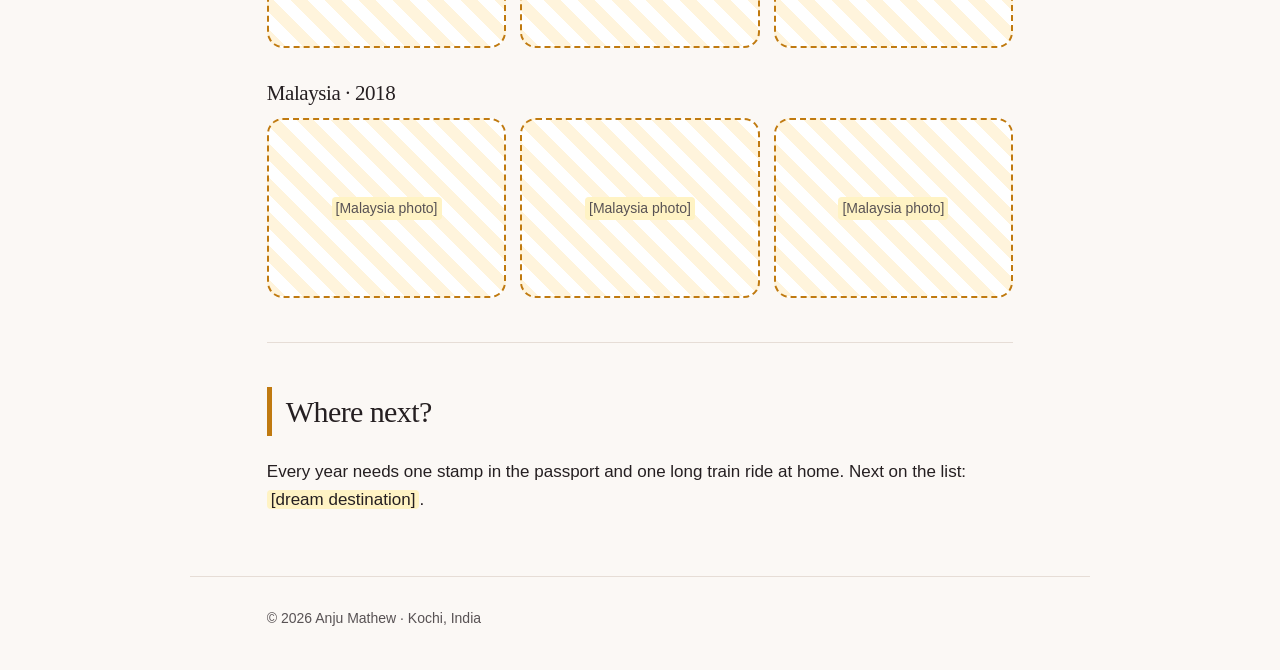
<file: travel/index.html>
<!doctype html>
<html lang="en"><head><meta charset="utf-8">
<meta name="viewport" content="width=device-width,initial-scale=1">
<title>Travel - Anju Mathew</title>
<meta name="description" content="Anju Mathew's travels: one international trip and one domestic trip every year.">
<link rel="stylesheet" href="../style.css"></head>
<body class="travel">
<header class="nav"><a class="logo" href="../index.html">Anju Mathew</a>
<nav><a href="../">Home</a><a href="../running/">Running</a><a href="../books/">Books</a><a href="../writing/">Writing</a><a href="../travel/" class=on>Travel</a><a href="../diaries/">Mom diaries</a><a href="../index.html#contact">Contact</a></nav></header>
<main id="top">
<section class="pagehero"><p class="eyebrow">Travel</p><h1>Saving up for the next boarding pass.</h1><p class="lead">One international trip and one domestic trip every year - that's the deal I have with myself. Photos from each trip live here.</p>
<p><span class="stat">5 countries so far</span><span class="stat">1 international + 1 domestic a year</span></p></section>
<section id="trips"><h2>The trips</h2><p class="intro">Newest first. I'm still digging photos out of my camera roll - they land here as I find them.</p>

<h3 class="sub">Thailand &middot; 2026</h3>
<div class="photos"><div class="photo"><span class="ph">[Thailand photo]</span></div><div class="photo"><span class="ph">[Thailand photo]</span></div><div class="photo"><span class="ph">[Thailand photo]</span></div></div>

<h3 class="sub">USA &middot; 2025</h3>
<div class="photos"><div class="photo"><span class="ph">[USA photo]</span></div><div class="photo"><span class="ph">[USA photo]</span></div><div class="photo"><span class="ph">[USA photo]</span></div></div>

<h3 class="sub">Azerbaijan &middot; 2024</h3>
<div class="photos"><div class="photo"><span class="ph">[Azerbaijan photo]</span></div><div class="photo"><span class="ph">[Azerbaijan photo]</span></div><div class="photo"><span class="ph">[Azerbaijan photo]</span></div></div>

<h3 class="sub">UAE &middot; 2023</h3>
<div class="photos"><div class="photo"><span class="ph">[UAE photo]</span></div><div class="photo"><span class="ph">[UAE photo]</span></div><div class="photo"><span class="ph">[UAE photo]</span></div></div>

<h3 class="sub">Malaysia &middot; 2018</h3>
<div class="photos"><div class="photo"><span class="ph">[Malaysia photo]</span></div><div class="photo"><span class="ph">[Malaysia photo]</span></div><div class="photo"><span class="ph">[Malaysia photo]</span></div></div>
</section>

<section id="next"><h2>Where next?</h2>
<p>Every year needs one stamp in the passport and one long train ride at home. Next on the list: <span class="ph">[dream destination]</span>.</p></section>
</main>
<footer>&copy; 2026 Anju Mathew &middot; Kochi, India</footer>
</body></html>
</file>
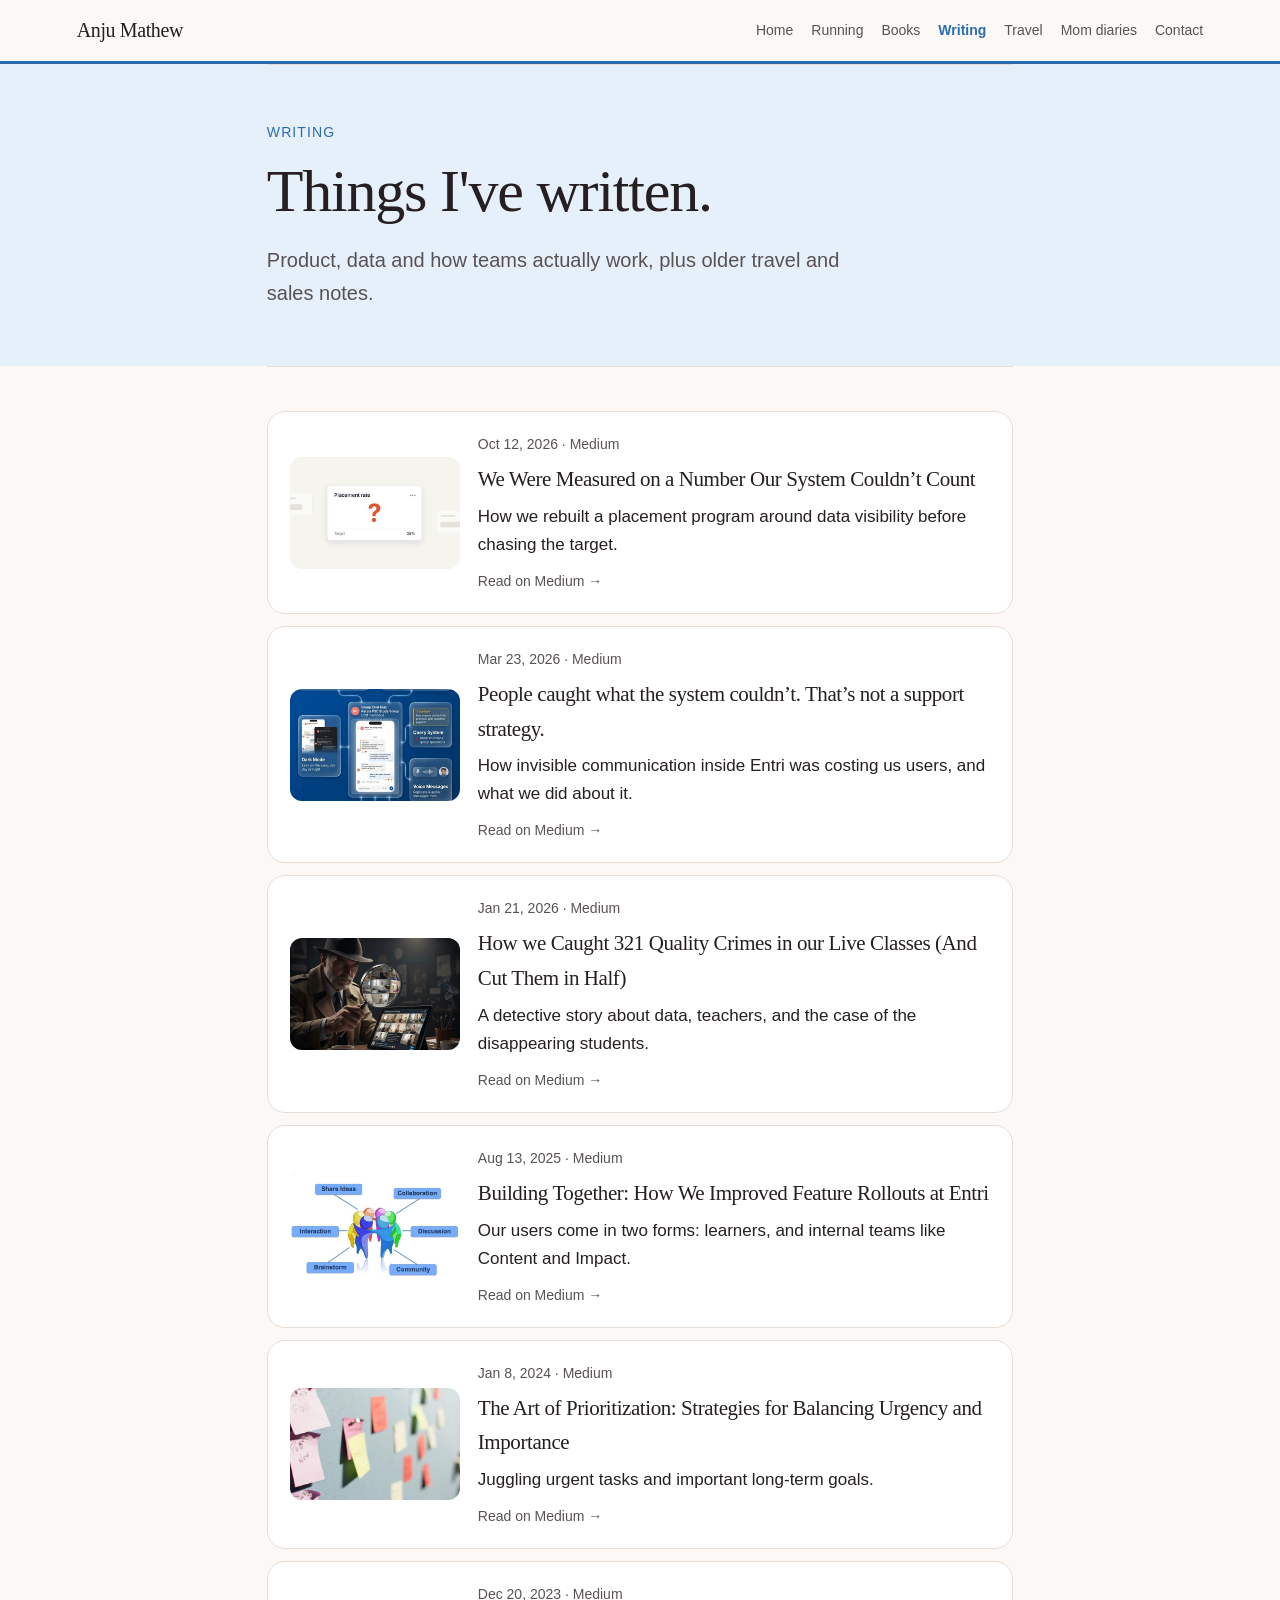
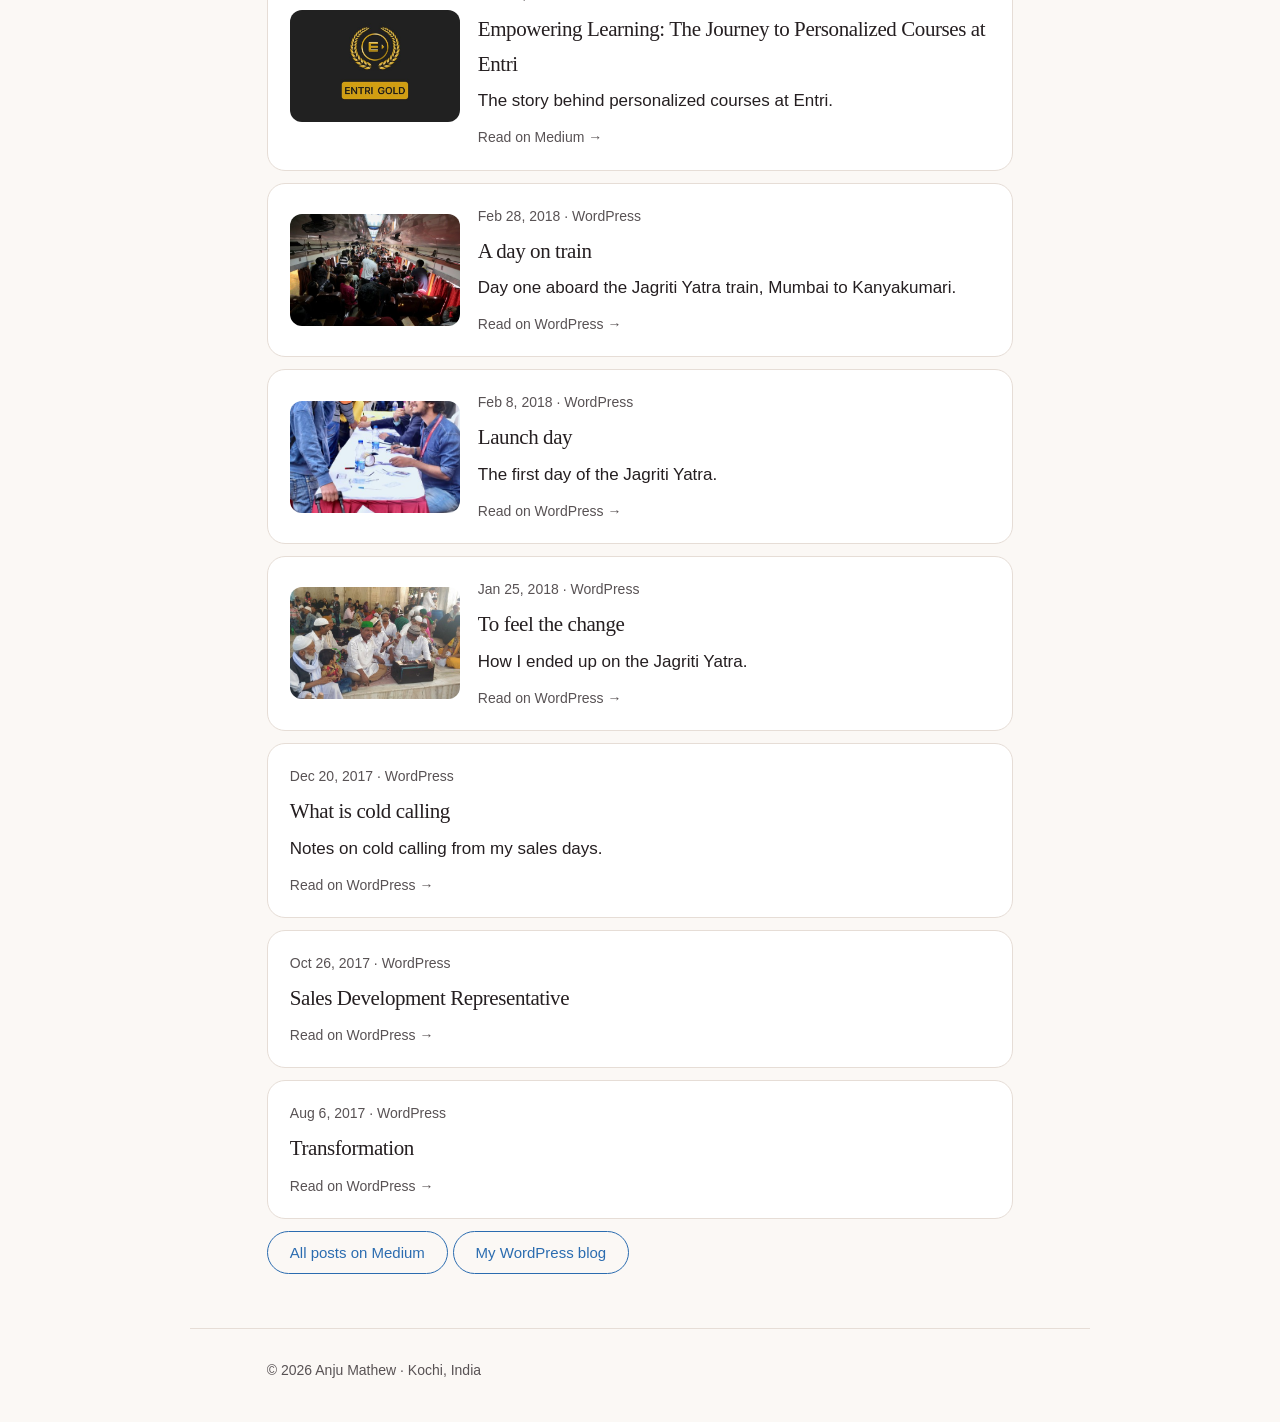
<file: writing/index.html>
<!doctype html>
<html lang="en"><head><meta charset="utf-8">
<meta name="viewport" content="width=device-width,initial-scale=1">
<title>Writing - Anju Mathew</title>
<meta name="description" content="Posts by Anju Mathew on Medium and WordPress.">
<link rel="stylesheet" href="../style.css"></head>
<body class="writing">
<header class="nav"><a class="logo" href="../index.html">Anju Mathew</a>
<nav><a href="../">Home</a><a href="../running/">Running</a><a href="../books/">Books</a><a href="../writing/" class=on>Writing</a><a href="../travel/">Travel</a><a href="../diaries/">Mom diaries</a><a href="../index.html#contact">Contact</a></nav></header>
<main id="top">
<section class="pagehero"><p class="eyebrow">Writing</p><h1>Things I've written.</h1><p class="lead">Product, data and how teams actually work, plus older travel and sales notes.</p></section>
<section id="posts"><ul class="posts">
<li><a href="https://medium.com/@anju.mathew_90670/we-were-measured-on-a-number-our-system-couldnt-count-b9a42c926a13" target="_blank" rel="noopener"><img class="pimg" src="img/1-measured-on-a-number.jpg" alt="We Were Measured on a Number Our System Couldn’t Count cover image" loading="lazy"><span class="ptext"><span class="small">Oct 12, 2026 &middot; Medium</span><h3>We Were Measured on a Number Our System Couldn’t Count</h3><p>How we rebuilt a placement program around data visibility before chasing the target.</p><span class="small">Read on Medium &rarr;</span></span></a></li>
<li><a href="https://medium.com/@anju.mathew_90670/people-caught-what-the-system-couldnt-that-s-not-a-support-strategy-53b5e419b2b4" target="_blank" rel="noopener"><img class="pimg" src="img/2-support-strategy.jpg" alt="People caught what the system couldn’t. That’s not a support strategy. cover image" loading="lazy"><span class="ptext"><span class="small">Mar 23, 2026 &middot; Medium</span><h3>People caught what the system couldn’t. That’s not a support strategy.</h3><p>How invisible communication inside Entri was costing us users, and what we did about it.</p><span class="small">Read on Medium &rarr;</span></span></a></li>
<li><a href="https://medium.com/entri-engineering-product-design/how-we-caught-321-quality-crimes-in-our-live-classes-and-cut-them-in-half-89ea14845d7e" target="_blank" rel="noopener"><img class="pimg" src="img/3-quality-crimes.jpg" alt="How we Caught 321 Quality Crimes in our Live Classes (And Cut Them in Half) cover image" loading="lazy"><span class="ptext"><span class="small">Jan 21, 2026 &middot; Medium</span><h3>How we Caught 321 Quality Crimes in our Live Classes (And Cut Them in Half)</h3><p>A detective story about data, teachers, and the case of the disappearing students.</p><span class="small">Read on Medium &rarr;</span></span></a></li>
<li><a href="https://medium.com/@anju.mathew_90670/building-together-how-we-improved-feature-rollouts-at-entri-034141dd3d91" target="_blank" rel="noopener"><img class="pimg" src="img/4-building-together.jpg" alt="Building Together: How We Improved Feature Rollouts at Entri cover image" loading="lazy"><span class="ptext"><span class="small">Aug 13, 2025 &middot; Medium</span><h3>Building Together: How We Improved Feature Rollouts at Entri</h3><p>Our users come in two forms: learners, and internal teams like Content and Impact.</p><span class="small">Read on Medium &rarr;</span></span></a></li>
<li><a href="https://medium.com/entri-engineering-product-design/the-art-of-prioritization-strategies-for-balancing-urgency-and-importance-34acdcd154fb" target="_blank" rel="noopener"><img class="pimg" src="img/5-prioritization.jpg" alt="The Art of Prioritization: Strategies for Balancing Urgency and Importance cover image" loading="lazy"><span class="ptext"><span class="small">Jan 8, 2024 &middot; Medium</span><h3>The Art of Prioritization: Strategies for Balancing Urgency and Importance</h3><p>Juggling urgent tasks and important long-term goals.</p><span class="small">Read on Medium &rarr;</span></span></a></li>
<li><a href="https://medium.com/entri-engineering-product-design/empowering-learning-the-journey-to-personalized-courses-at-entri-df77bcf1d77f" target="_blank" rel="noopener"><img class="pimg" src="img/6-personalized-courses.jpg" alt="Empowering Learning: The Journey to Personalized Courses at Entri cover image" loading="lazy"><span class="ptext"><span class="small">Dec 20, 2023 &middot; Medium</span><h3>Empowering Learning: The Journey to Personalized Courses at Entri</h3><p>The story behind personalized courses at Entri.</p><span class="small">Read on Medium &rarr;</span></span></a></li>
<li><a href="https://anjumathewmappilath.wordpress.com/2018/02/28/a-day-on-train/" target="_blank" rel="noopener"><img class="pimg" src="img/7-a-day-on-train.jpg" alt="A day on train cover image" loading="lazy"><span class="ptext"><span class="small">Feb 28, 2018 &middot; WordPress</span><h3>A day on train</h3><p>Day one aboard the Jagriti Yatra train, Mumbai to Kanyakumari.</p><span class="small">Read on WordPress &rarr;</span></span></a></li>
<li><a href="https://anjumathewmappilath.wordpress.com/2018/02/08/launch-day/" target="_blank" rel="noopener"><img class="pimg" src="img/8-launch-day.jpg" alt="Launch day cover image" loading="lazy"><span class="ptext"><span class="small">Feb 8, 2018 &middot; WordPress</span><h3>Launch day</h3><p>The first day of the Jagriti Yatra.</p><span class="small">Read on WordPress &rarr;</span></span></a></li>
<li><a href="https://anjumathewmappilath.wordpress.com/2018/01/25/to-feel-the-change/" target="_blank" rel="noopener"><img class="pimg" src="img/9-to-feel-the-change.jpg" alt="To feel the change cover image" loading="lazy"><span class="ptext"><span class="small">Jan 25, 2018 &middot; WordPress</span><h3>To feel the change</h3><p>How I ended up on the Jagriti Yatra.</p><span class="small">Read on WordPress &rarr;</span></span></a></li>
<li><a href="https://anjumathewmappilath.wordpress.com/2017/12/20/what-is-cold-calling/" target="_blank" rel="noopener"><span class="ptext"><span class="small">Dec 20, 2017 &middot; WordPress</span><h3>What is cold calling</h3><p>Notes on cold calling from my sales days.</p><span class="small">Read on WordPress &rarr;</span></span></a></li>
<li><a href="https://anjumathewmappilath.wordpress.com/2017/10/26/sales-development-representative/" target="_blank" rel="noopener"><span class="ptext"><span class="small">Oct 26, 2017 &middot; WordPress</span><h3>Sales Development Representative</h3><span class="small">Read on WordPress &rarr;</span></span></a></li>
<li><a href="https://anjumathewmappilath.wordpress.com/2017/08/06/transformation/" target="_blank" rel="noopener"><span class="ptext"><span class="small">Aug 6, 2017 &middot; WordPress</span><h3>Transformation</h3><span class="small">Read on WordPress &rarr;</span></span></a></li>
</ul>
<p><a class="btn ghost" href="https://medium.com/@anju.mathew_90670" target="_blank" rel="noopener">All posts on Medium</a> <a class="btn ghost" href="https://anjumathewmappilath.wordpress.com" target="_blank" rel="noopener">My WordPress blog</a></p></section>
</main>
<footer>&copy; 2026 Anju Mathew &middot; Kochi, India</footer>
</body></html>
</file>
<file: style.css>
:root{--ink:#251f21;--ink2:#585254;--bg:#fbf8f5;--sand:#f1e9e3;--accent:#2f7a68;--line:#e6ddd6}
*{box-sizing:border-box}html{scroll-behavior:smooth}
body{margin:0;background:var(--bg);color:var(--ink);font:17px/1.65 -apple-system,"Segoe UI",Helvetica,Arial,sans-serif}
h1,h2,h3,.logo{font-family:Georgia,"Times New Roman",serif;font-weight:400;letter-spacing:-.02em}
a{color:inherit}
.nav{position:sticky;top:0;background:rgba(251,248,245,.92);backdrop-filter:blur(8px);display:flex;justify-content:space-between;align-items:center;gap:12px;flex-wrap:wrap;padding:14px 6vw;border-bottom:1px solid var(--line);z-index:5}
.logo{font-size:20px;text-decoration:none}
.nav nav{display:flex;gap:18px;flex-wrap:wrap;font-size:14px}.nav nav a{text-decoration:none;color:var(--ink2)}.nav nav a:hover{color:var(--accent)}
main,footer{max-width:900px;margin:0 auto;padding:0 6vw}
.hero{padding:72px 0 48px}
.eyebrow{color:var(--accent);font-size:14px;letter-spacing:.08em;text-transform:uppercase;margin:0 0 14px}
h1{font-size:clamp(34px,6.5vw,60px);line-height:1.1;margin:0 0 20px}
.lead{font-size:20px;color:var(--ink2);max-width:620px}
.cta{display:flex;gap:12px;flex-wrap:wrap;margin-top:28px}
.btn{background:var(--ink);color:#fff;text-decoration:none;padding:12px 22px;border-radius:999px;font-size:15px}
.btn.ghost{background:transparent;color:var(--ink);border:1px solid var(--ink)}
section{padding:44px 0;border-top:1px solid var(--line)}
h2{font-size:30px;margin:0 0 22px}h3{font-size:21px;margin:0 0 6px}
.cols{display:grid;grid-template-columns:1fr 1fr;gap:28px}.cols p{margin:0}
.facts{list-style:none;padding:0;margin:32px 0 0;display:grid;grid-template-columns:repeat(3,1fr);gap:14px}
.facts li{background:var(--sand);border-radius:16px;padding:18px}.facts b{display:block;font:400 24px Georgia,serif}.facts span{color:var(--ink2);font-size:14px}
.role{display:grid;grid-template-columns:110px 1fr;gap:20px;padding:18px 0;border-bottom:1px solid var(--line)}
.when{color:var(--ink2);font-size:14px;padding-top:4px}.role p{margin:0}
.small{font-size:14px;color:var(--ink2);margin-top:18px}
.cards{display:grid;grid-template-columns:repeat(3,1fr);gap:16px}
.card{background:#fff;border:1px solid var(--line);border-radius:18px;padding:22px}
.tag{font-size:12px;color:var(--accent);text-transform:uppercase;letter-spacing:.08em}.card h3{margin-top:8px}.card p{margin:0;color:var(--ink2);font-size:15px}
.links{list-style:none;padding:0;margin:18px 0 0}.links li{display:flex;gap:20px;padding:12px 0;border-bottom:1px solid var(--line)}.links li span:first-child{width:90px;color:var(--ink2)}
.ph{background:#fff3c4;border-radius:4px;padding:0 4px}
footer{padding-top:30px;padding-bottom:40px;color:var(--ink2);font-size:14px;border-top:1px solid var(--line)}
@media(max-width:720px){.cols,.cards,.facts{grid-template-columns:1fr}.role{grid-template-columns:1fr;gap:4px}body{font-size:16px}}

.timeline{list-style:none;margin:0;padding:0 0 0 18px;border-left:2px solid var(--line)}
.timeline li{position:relative;display:grid;grid-template-columns:80px 1fr;gap:16px;padding:0 0 26px 20px}
.timeline li:before{content:"";position:absolute;left:-26px;top:9px;width:10px;height:10px;border-radius:50%;background:var(--accent)}
.yr{color:var(--ink2);font-size:14px;padding-top:4px}.timeline p{margin:0}.intro{color:var(--ink2);margin:-8px 0 20px}
@media(max-width:720px){.timeline li{grid-template-columns:1fr;gap:2px}}
.post{padding:18px 0;border-bottom:1px solid var(--line)}.post time{font-size:13px;color:var(--ink2)}.post p{margin:0}
.sub{margin:28px 0 8px}
.travel{margin-top:22px}

.posts{list-style:none;padding:0;margin:0 0 20px;display:grid;gap:12px}.posts a{display:block;background:#fff;border:1px solid var(--line);border-radius:18px;padding:18px 22px;text-decoration:none;color:inherit}.posts a:hover{border-color:var(--accent)}.posts h3{margin:4px 0 6px}.posts p{margin:0 0 8px}

/* v2 colour */
:root{--coral:#e4572e;--coral-bg:#fdeee8;--plum:#5b4b8a;--plum-bg:#eeeaf7;--sun:#f2b134;--sun-bg:#fff4dc;--teal:#2f7a68;--teal-bg:#e5f2ee}
body.running{--accent:var(--coral);--tint:var(--coral-bg)}
body.pg-books{--accent:var(--plum);--tint:var(--plum-bg)}
body.diaries{--accent:#c2467c;--tint:#fbe9f1}
body.writing{--accent:#2b6cb0;--tint:#e6f0fa}
body.home{--tint:var(--teal-bg)}
.nav{border-bottom:3px solid var(--accent)}
.nav nav a.on{color:var(--accent);font-weight:600}
.hero,.pagehero{background:var(--tint);box-shadow:0 0 0 100vmax var(--tint);clip-path:inset(0 -100vmax)}
.hero{padding:72px 0 48px}.pagehero{padding:56px 0 36px}
.booklist .rev{color:var(--ink)!important;font-style:italic;margin-top:8px!important}
.booklist .book h3 a{text-decoration:none}.booklist .book h3 a:hover{color:var(--accent)}
.pagehero h1{margin:0 0 12px}
.btn{background:var(--accent)}.btn.ghost{background:transparent;color:var(--accent);border-color:var(--accent)}
h2{border-left:5px solid var(--accent);padding-left:14px}
.facts li:nth-child(1){background:var(--teal-bg)}.facts li:nth-child(2){background:var(--sun-bg)}.facts li:nth-child(3){background:var(--coral-bg)}
.cards .card{border-top:4px solid var(--accent)}
.cards .card:nth-child(2){border-top-color:var(--sun)}.cards .card:nth-child(3){border-top-color:var(--coral)}
.tiles{display:grid;grid-template-columns:repeat(3,1fr);gap:16px}
.tile{display:block;border-radius:20px;padding:26px;text-decoration:none;color:var(--ink);min-height:150px}
.tile h3{font-size:24px;margin:0 0 6px}.tile p{margin:0 0 12px;color:var(--ink2);font-size:15px}.tile span{font-size:14px;font-weight:600}
.tile.t1{background:var(--coral-bg)}.tile.t1 span{color:var(--coral)}
.tile.t2{background:var(--plum-bg)}.tile.t2 span{color:var(--plum)}
.tile.t3{background:#fbe9f1}.tile.t3 span{color:#c2467c}
.tile.t4{background:#e6f0fa}.tile.t4 span{color:#2b6cb0}
.tile:hover{transform:translateY(-2px);box-shadow:0 6px 18px rgba(0,0,0,.08)}
.photos{display:grid;grid-template-columns:repeat(3,minmax(0,1fr));gap:14px}
.photo{aspect-ratio:4/3;border-radius:16px;background:repeating-linear-gradient(45deg,var(--tint),var(--tint) 12px,#fff 12px,#fff 24px);border:2px dashed var(--accent);display:flex;align-items:center;justify-content:center;text-align:center;padding:12px;color:var(--ink2);font-size:14px}
.medals{display:grid;grid-template-columns:repeat(3,1fr);gap:14px}
.medal{background:#fff;border:1px solid var(--line);border-radius:50% 50% 18px 18px / 30% 30% 18px 18px;padding:28px 18px;text-align:center}
.medal b{display:block;font:400 30px Georgia,serif;color:var(--accent)}
.booklist{list-style:none;padding:0;margin:0;display:grid;grid-template-columns:repeat(3,1fr);gap:16px}
.book{background:#fff;border:1px solid var(--line);border-top:6px solid var(--accent);border-radius:14px;padding:20px;min-height:170px}
.book:nth-child(3n+2){border-top-color:var(--sun)}.book:nth-child(3n){border-top-color:var(--coral)}
.book h3{font-size:19px}.book p{margin:4px 0;color:var(--ink2);font-size:14px}
.stat{display:inline-block;background:var(--tint);color:var(--accent);border-radius:999px;padding:4px 14px;font-size:14px;margin:0 8px 8px 0}
@media(max-width:720px){.tiles,.photos,.medals,.booklist{grid-template-columns:1fr}}
/* photos real */
.photo.real{background:none;border:none;padding:0;display:block;aspect-ratio:auto}
.photo.real img{width:100%;border-radius:16px;display:block;aspect-ratio:4/5;object-fit:cover}
.photo.real .cap{font-size:13px;color:var(--ink2);margin-top:6px}
/* book covers */
.book .cov{display:block;margin:0 0 12px}
.book .cov img{width:104px;height:auto;border-radius:8px;box-shadow:0 3px 10px rgba(0,0,0,.18);transition:transform .15s}
.book .cov:hover img{transform:scale(1.04)}
.lead2{color:var(--ink2);margin:-6px 0 16px;font-size:15px}
/* recommend form */
.recform{background:#fff;border:1px solid var(--line);border-radius:14px;padding:20px;display:grid;gap:14px;max-width:640px}
.recform .frow{display:grid;grid-template-columns:1fr 1fr;gap:14px}
.recform label{display:grid;gap:6px;font-size:14px;font-weight:600;color:var(--ink)}
.recform .opt{font-weight:400;color:var(--ink2)}
.recform input{font:inherit;font-weight:400;padding:10px 12px;border:1px solid var(--line);border-radius:10px;background:#fff}
.recform input:focus{outline:2px solid var(--accent);outline-offset:1px}
.recform .btn{justify-self:start;border:0;cursor:pointer;font:inherit}
.sent{display:none;background:var(--tint);border:1px solid var(--line);border-radius:14px;padding:18px 20px;max-width:640px}
@media(max-width:560px){.recform .frow{grid-template-columns:1fr}}
/* now strip */
.now{background:var(--tint);border:1px solid var(--line);border-radius:12px;padding:12px 16px;font-size:14px;color:var(--ink2);margin-top:12px}
.now span{display:inline-block;margin-right:10px;font-weight:700;text-transform:uppercase;letter-spacing:.08em;font-size:11px;color:var(--accent)}
.now em{font-style:normal;font-weight:600;color:var(--ink)}
/* post thumbnails */
.posts a{display:flex;gap:18px;align-items:center}
.posts .ptext{flex:1;min-width:0}
.posts .pimg{width:170px;height:112px;object-fit:cover;border-radius:12px;flex:none}
@media(max-width:560px){.posts a{flex-direction:column;align-items:stretch}.posts .pimg{width:100%;height:160px}}
.tiles.one{grid-template-columns:1fr;margin:0 0 28px}

/* travel page */
body.travel{--accent:#c07a10;--tint:var(--sun-bg)}
.tile.t5{background:var(--sun-bg)}.tile.t5 span{color:#c07a10}
</file>
